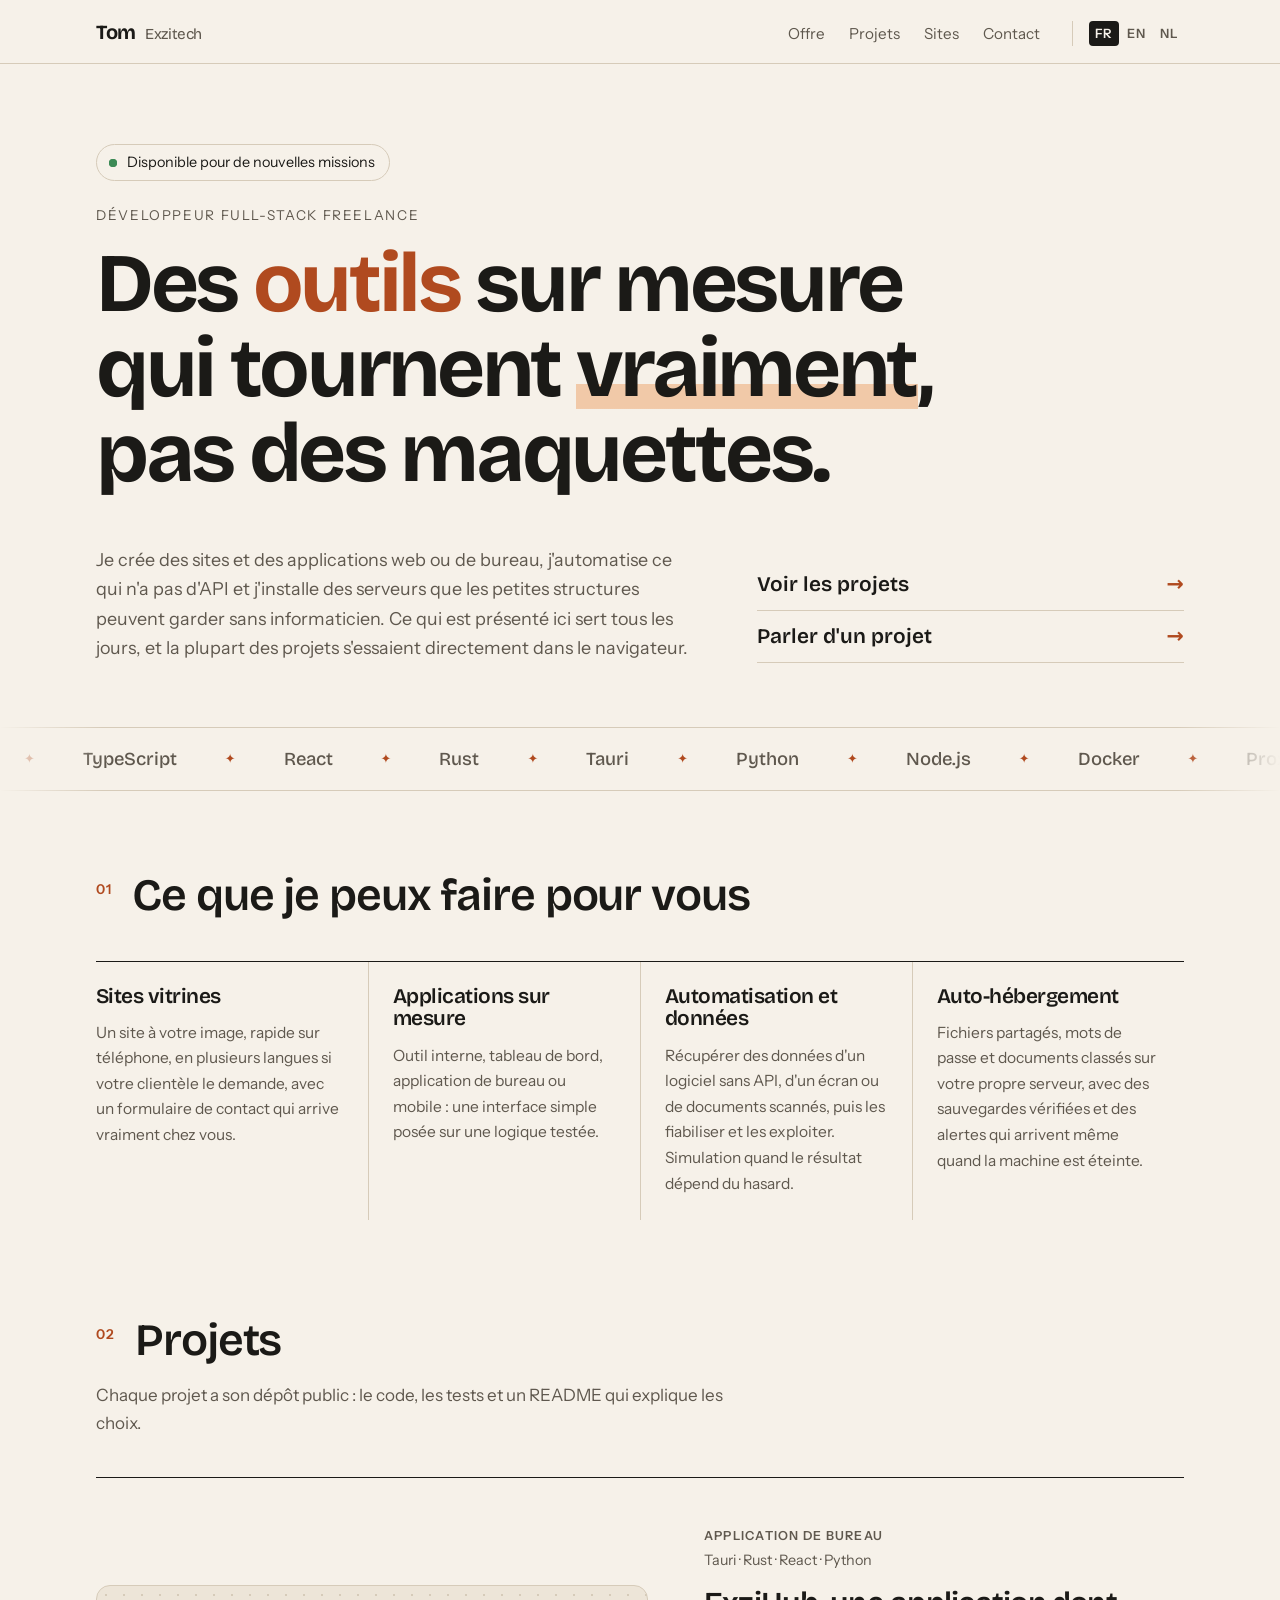
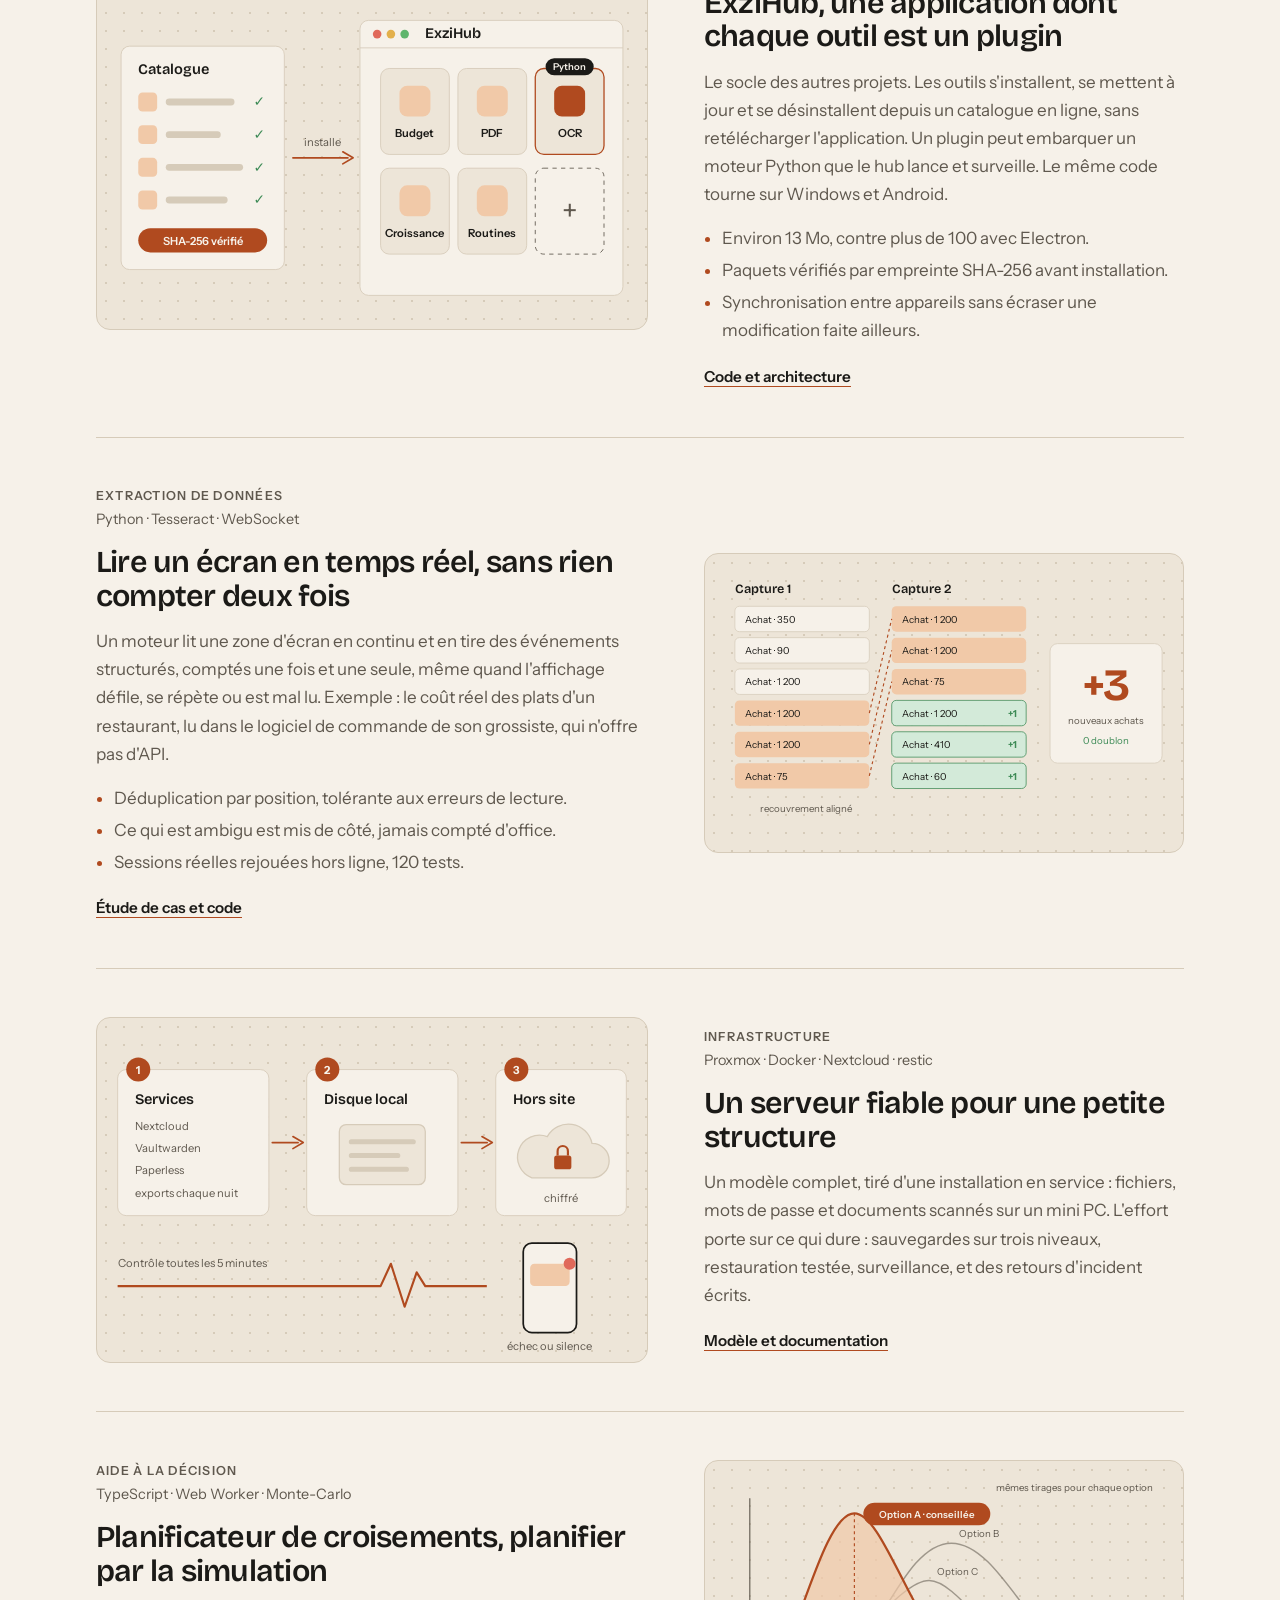
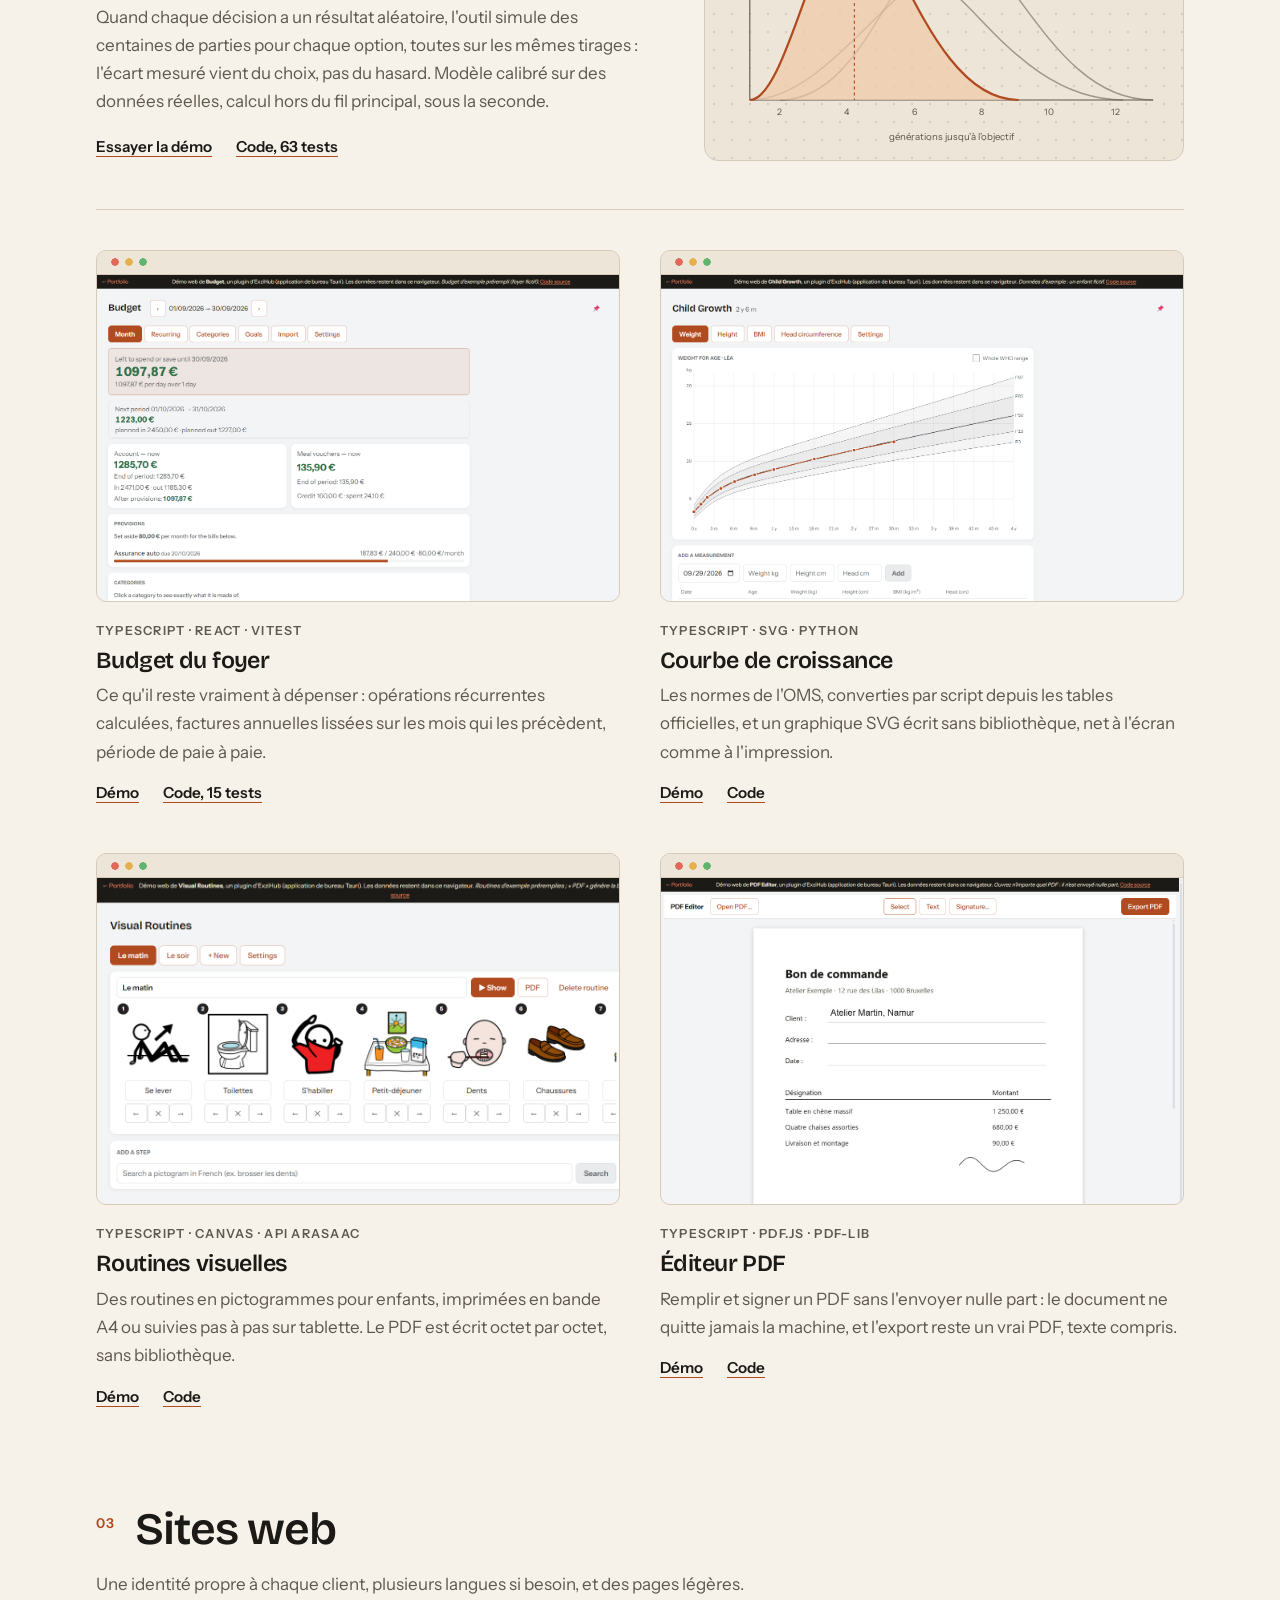
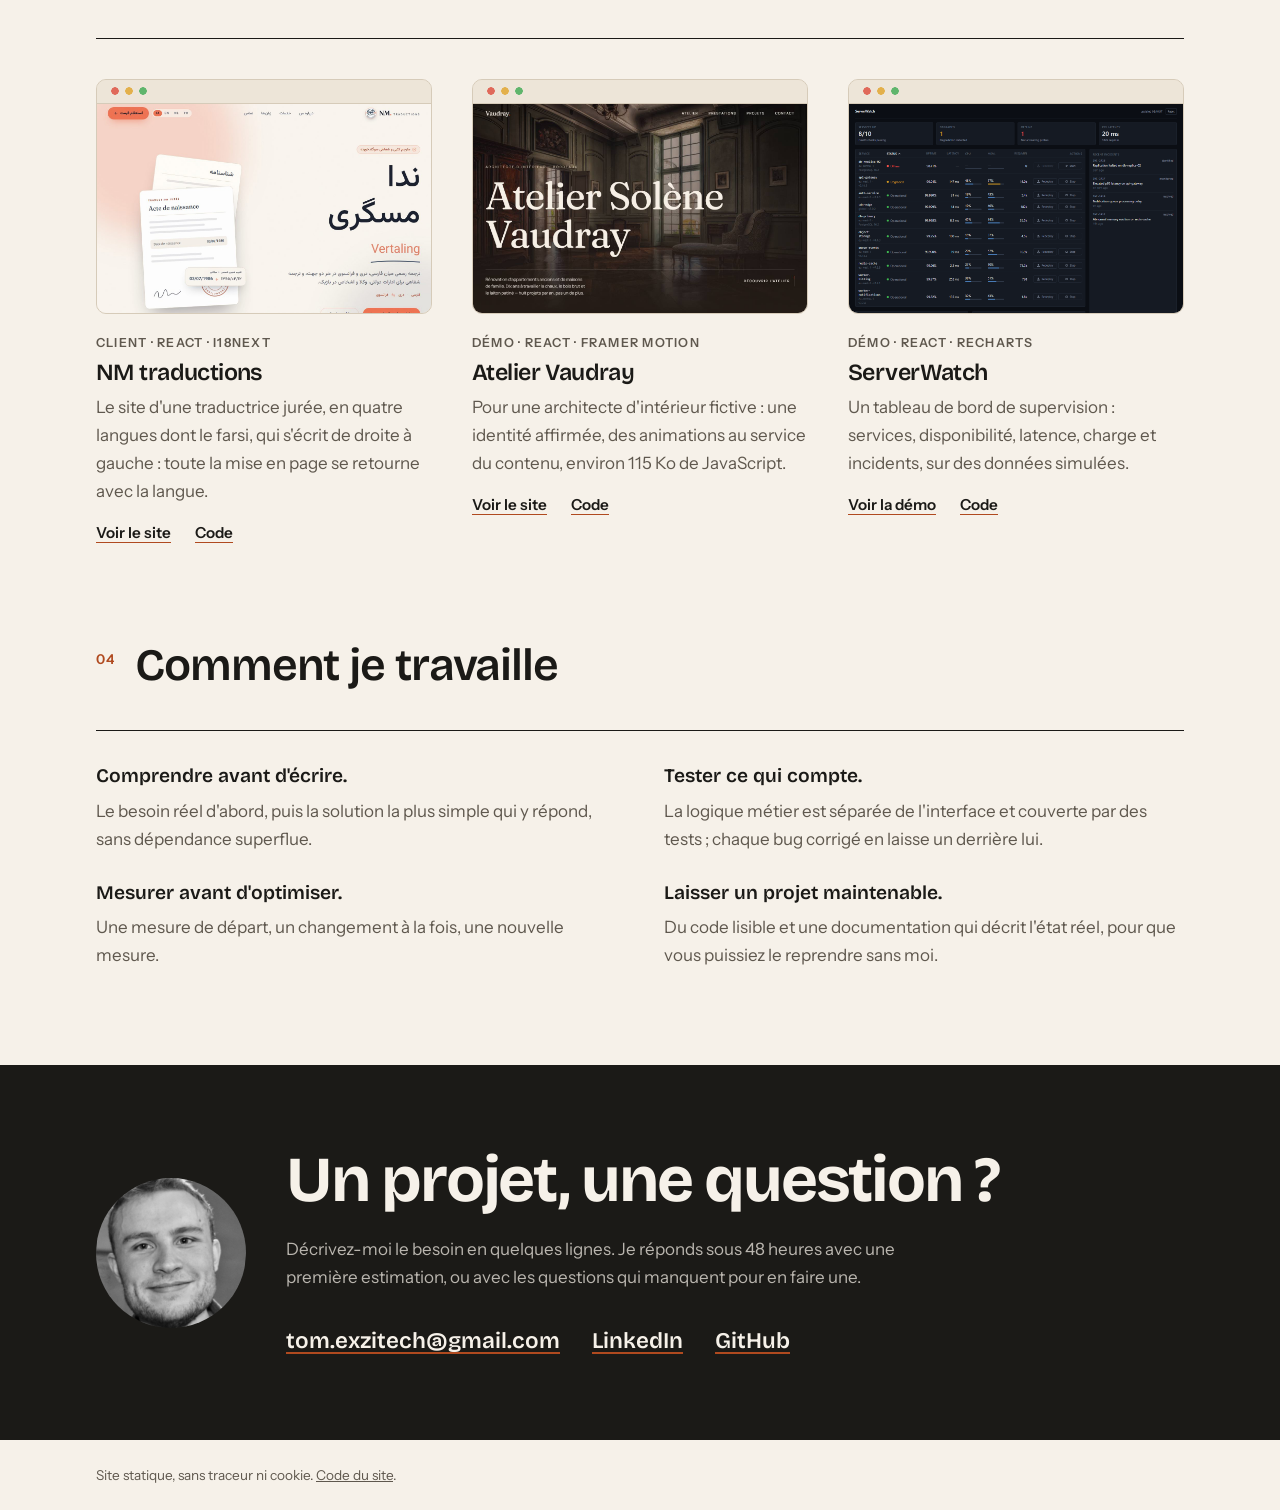
<file: index.html>
<!doctype html>
<html lang="fr">
<head>
<meta charset="utf-8">
<meta name="viewport" content="width=device-width, initial-scale=1">
<title>Tom · Développeur full-stack freelance</title>
<meta name="description" content="Développeur full-stack freelance : sites vitrines, applications web et de bureau, automatisation, auto-hébergement pour petites structures. Projets à essayer en ligne.">
<link rel="canonical" href="https://exzitech.github.io/">
<link rel="alternate" hreflang="fr" href="https://exzitech.github.io/">
<link rel="alternate" hreflang="en" href="https://exzitech.github.io/en/">
<link rel="alternate" hreflang="nl" href="https://exzitech.github.io/nl/">
<link rel="alternate" hreflang="x-default" href="https://exzitech.github.io/">
<meta property="og:type" content="website">
<meta property="og:url" content="https://exzitech.github.io/">
<meta property="og:title" content="Tom · Développeur full-stack freelance">
<meta property="og:description" content="Développeur full-stack freelance : sites vitrines, applications web et de bureau, automatisation, auto-hébergement pour petites structures. Projets à essayer en ligne.">
<meta property="og:image" content="https://exzitech.github.io/img/partage.png">
<meta property="og:image:width" content="1200">
<meta property="og:image:height" content="630">
<meta property="og:image:alt" content="Tom · Développeur full-stack freelance">
<meta property="og:locale" content="fr_BE">
<meta property="og:locale:alternate" content="en_US">
<meta property="og:locale:alternate" content="nl_BE">
<meta name="twitter:card" content="summary_large_image">
<meta name="twitter:title" content="Tom · Développeur full-stack freelance">
<meta name="twitter:description" content="Développeur full-stack freelance : sites vitrines, applications web et de bureau, automatisation, auto-hébergement pour petites structures. Projets à essayer en ligne.">
<meta name="twitter:image" content="https://exzitech.github.io/img/partage.png">
<script type="application/ld+json">{"@context":"https://schema.org","@type":"ProfessionalService","name":"Exzitech","url":"https://exzitech.github.io/","image":"https://exzitech.github.io/img/partage.png","description":"Développeur full-stack freelance : sites vitrines, applications web et de bureau, automatisation, auto-hébergement pour petites structures. Projets à essayer en ligne.","email":"tom.exzitech@gmail.com","areaServed":"BE","availableLanguage":["fr","en","nl"],"founder":{"@type":"Person","name":"Tom Rogiers","jobTitle":"Développeur full-stack freelance","sameAs":["https://github.com/Exzitech","https://www.linkedin.com/in/tom-rogiers-290655221/"]},"sameAs":["https://github.com/Exzitech","https://www.linkedin.com/in/tom-rogiers-290655221/"]}</script>
<link rel="icon" href="favicon.svg" type="image/svg+xml">
<link rel="icon" href="favicon.png" sizes="32x32">
<link rel="apple-touch-icon" href="apple-touch-icon.png">
<link rel="preload" href="fonts/bricolage.woff2" as="font" type="font/woff2" crossorigin>
<link rel="stylesheet" href="style.css">
<script src="script.js" defer></script>
</head>
<body>

<header class="entete">
  <div class="cadre entete-ligne">
    <a class="marque" href="index.html">Tom <em>Exzitech</em></a>
    <nav>
      <a class="nav-section" href="#offre">Offre</a>
      <a class="nav-section" href="#projets">Projets</a>
      <a class="nav-section" href="#sites">Sites</a>
      <a class="nav-section" href="#contact">Contact</a>
      <span class="langues"><a href="index.html" aria-current="page">FR</a><a href="en/index.html" hreflang="en" lang="en">EN</a><a href="nl/index.html" hreflang="nl" lang="nl">NL</a></span>
    </nav>
  </div>
</header>

<main>

<section class="accroche cadre">
  <p class="dispo"><span class="point" aria-hidden="true"></span>Disponible pour de nouvelles missions</p>
  <p class="surtitre">Développeur full-stack freelance</p>
  <h1 aria-label="Des outils sur mesure qui tournent vraiment, pas des maquettes.">
    <span aria-hidden="true">Des <span class="mot" data-mots="outils,sites,applications,serveurs">outils</span> sur mesure<br>
    qui tournent <span class="souligne">vraiment</span>,<br>
    pas des maquettes.</span>
  </h1>
  <div class="accroche-bas">
    <p class="chapo">Je crée des sites et des applications web ou de bureau, j'automatise ce qui n'a pas d'API et j'installe des serveurs que les petites structures peuvent garder sans informaticien. Ce qui est présenté ici sert tous les jours, et la plupart des projets s'essaient directement dans le navigateur.</p>
    <p class="accroche-liens">
      <a class="lien-fort" href="#projets">Voir les projets</a>
      <a class="lien-fort" href="#contact">Parler d'un projet</a>
    </p>
  </div>
</section>

<div class="defile" aria-label="Technologies utilisées">
  <ul><li>TypeScript</li><li>React</li><li>Rust</li><li>Tauri</li><li>Python</li><li>Node.js</li><li>Docker</li><li>Proxmox</li><li>Nextcloud</li><li>Tailwind</li><li>Vite</li><li>Tesseract</li><li>PostgreSQL</li><li>Linux</li></ul>
  <ul aria-hidden="true"><li>TypeScript</li><li>React</li><li>Rust</li><li>Tauri</li><li>Python</li><li>Node.js</li><li>Docker</li><li>Proxmox</li><li>Nextcloud</li><li>Tailwind</li><li>Vite</li><li>Tesseract</li><li>PostgreSQL</li><li>Linux</li></ul>
</div>

<section id="offre" class="cadre section">
  <h2 class="titre-section"><span>01</span> Ce que je peux faire pour vous</h2>
  <div class="offres">
    <div><h3>Sites vitrines</h3><p>Un site à votre image, rapide sur téléphone, en plusieurs langues si votre clientèle le demande, avec un formulaire de contact qui arrive vraiment chez vous.</p></div>
    <div><h3>Applications sur mesure</h3><p>Outil interne, tableau de bord, application de bureau ou mobile&nbsp;: une interface simple posée sur une logique testée.</p></div>
    <div><h3>Automatisation et données</h3><p>Récupérer des données d'un logiciel sans API, d'un écran ou de documents scannés, puis les fiabiliser et les exploiter. Simulation quand le résultat dépend du hasard.</p></div>
    <div><h3>Auto-hébergement</h3><p>Fichiers partagés, mots de passe et documents classés sur votre propre serveur, avec des sauvegardes vérifiées et des alertes qui arrivent même quand la machine est éteinte.</p></div>
  </div>
</section>

<section id="projets" class="cadre section">
  <h2 class="titre-section"><span>02</span> Projets</h2>
  <p class="intro">Chaque projet a son dépôt public&nbsp;: le code, les tests et un README qui explique les choix.</p>

  <article class="projet">
    <a class="lien-image" href="https://github.com/Exzitech/exzihub-app" target="_blank" rel="noopener" tabindex="-1" aria-hidden="true"><div class="planche" aria-hidden="true">
      <svg class="ill" viewBox="0 0 640 400">
        <rect class="i-carte" x="28" y="70" width="190" height="260" rx="10"/>
        <text class="i-titre" x="48" y="102">Catalogue</text>
        <g class="i-lignes">
          <rect class="i-tuile-mini" x="48" y="124" width="22" height="22" rx="5"/><rect class="i-trait" x="80" y="131" width="80" height="8" rx="4"/><text class="i-ok" x="182" y="140">✓</text>
          <rect class="i-tuile-mini" x="48" y="162" width="22" height="22" rx="5"/><rect class="i-trait" x="80" y="169" width="64" height="8" rx="4"/><text class="i-ok" x="182" y="178">✓</text>
          <rect class="i-tuile-mini" x="48" y="200" width="22" height="22" rx="5"/><rect class="i-trait" x="80" y="207" width="90" height="8" rx="4"/><text class="i-ok" x="182" y="216">✓</text>
          <rect class="i-tuile-mini" x="48" y="238" width="22" height="22" rx="5"/><rect class="i-trait" x="80" y="245" width="72" height="8" rx="4"/><text class="i-ok" x="182" y="254">✓</text>
        </g>
        <rect class="i-badge" x="48" y="282" width="150" height="28" rx="14"/>
        <text class="i-badge-texte" x="123" y="301" text-anchor="middle">SHA-256 vérifié</text>
        <path class="i-fleche" d="M228 200 H 292"/>
        <path class="i-pointe" d="M286 193 L 298 200 L 286 207"/>
        <text class="i-petit" x="262" y="186" text-anchor="middle">installe</text>
        <rect class="i-carte" x="306" y="40" width="306" height="320" rx="10"/>
        <path class="i-barre" d="M306 72 H 612"/>
        <circle class="i-feu1" cx="326" cy="56" r="5"/><circle class="i-feu2" cx="342" cy="56" r="5"/><circle class="i-feu3" cx="358" cy="56" r="5"/>
        <text class="i-titre" x="382" y="61">ExziHub</text>
        <g>
          <rect class="i-tuile" x="330" y="96" width="80" height="100" rx="10"/><text class="i-tuile-texte" x="370" y="176" text-anchor="middle">Budget</text><rect class="i-pastille" x="352" y="116" width="36" height="36" rx="9"/>
          <rect class="i-tuile" x="420" y="96" width="80" height="100" rx="10"/><text class="i-tuile-texte" x="460" y="176" text-anchor="middle">PDF</text><rect class="i-pastille" x="442" y="116" width="36" height="36" rx="9"/>
          <rect class="i-tuile i-tuile-fort" x="510" y="96" width="80" height="100" rx="10"/><text class="i-tuile-texte" x="550" y="176" text-anchor="middle">OCR</text><rect class="i-pastille-fort" x="532" y="116" width="36" height="36" rx="9"/>
          <rect class="i-etiquette" x="522" y="84" width="56" height="20" rx="10"/><text class="i-etiquette-texte" x="550" y="98" text-anchor="middle">Python</text>
          <rect class="i-tuile" x="330" y="212" width="80" height="100" rx="10"/><text class="i-tuile-texte" x="370" y="292" text-anchor="middle">Croissance</text><rect class="i-pastille" x="352" y="232" width="36" height="36" rx="9"/>
          <rect class="i-tuile" x="420" y="212" width="80" height="100" rx="10"/><text class="i-tuile-texte" x="460" y="292" text-anchor="middle">Routines</text><rect class="i-pastille" x="442" y="232" width="36" height="36" rx="9"/>
          <rect class="i-tuile-vide" x="510" y="212" width="80" height="100" rx="10"/><text class="i-plus" x="550" y="274" text-anchor="middle">+</text>
        </g>
      </svg>
    </div></a>
    <div class="projet-corps">
      <p class="etiquette">Application de bureau</p>
      <p class="pile">Tauri · Rust · React · Python</p>
      <h3>ExziHub, une application dont chaque outil est un plugin</h3>
      <p>Le socle des autres projets. Les outils s'installent, se mettent à jour et se désinstallent depuis un catalogue en ligne, sans retélécharger l'application. Un plugin peut embarquer un moteur Python que le hub lance et surveille. Le même code tourne sur Windows et Android.</p>
      <ul><li>Environ 13&nbsp;Mo, contre plus de 100 avec Electron.</li><li>Paquets vérifiés par empreinte SHA-256 avant installation.</li><li>Synchronisation entre appareils sans écraser une modification faite ailleurs.</li></ul>
      <p class="liens"><a href="https://github.com/Exzitech/exzihub-app" target="_blank" rel="noopener">Code et architecture</a></p>
    </div>
  </article>

  <article class="projet">
    <a class="lien-image" href="https://github.com/Exzitech/ocr-temps-reel" target="_blank" rel="noopener" tabindex="-1" aria-hidden="true"><div class="planche" aria-hidden="true">
      <svg class="ill" viewBox="0 0 640 400">
        <text class="i-titre" x="40" y="52">Capture 1</text>
        <text class="i-titre" x="250" y="52">Capture 2</text>
        <g>
          <rect class="i-ligne" x="40" y="70" width="180" height="34" rx="6"/><text class="i-ligne-texte" x="54" y="92">Achat · 350</text>
          <rect class="i-ligne" x="40" y="112" width="180" height="34" rx="6"/><text class="i-ligne-texte" x="54" y="134">Achat · 90</text>
          <rect class="i-ligne" x="40" y="154" width="180" height="34" rx="6"/><text class="i-ligne-texte" x="54" y="176">Achat · 1 200</text>
          <rect class="i-ligne i-commun" x="40" y="196" width="180" height="34" rx="6"/><text class="i-ligne-texte" x="54" y="218">Achat · 1 200</text>
          <rect class="i-ligne i-commun" x="40" y="238" width="180" height="34" rx="6"/><text class="i-ligne-texte" x="54" y="260">Achat · 1 200</text>
          <rect class="i-ligne i-commun" x="40" y="280" width="180" height="34" rx="6"/><text class="i-ligne-texte" x="54" y="302">Achat · 75</text>
        </g>
        <g>
          <rect class="i-ligne i-commun" x="250" y="70" width="180" height="34" rx="6"/><text class="i-ligne-texte" x="264" y="92">Achat · 1 200</text>
          <rect class="i-ligne i-commun" x="250" y="112" width="180" height="34" rx="6"/><text class="i-ligne-texte" x="264" y="134">Achat · 1 200</text>
          <rect class="i-ligne i-commun" x="250" y="154" width="180" height="34" rx="6"/><text class="i-ligne-texte" x="264" y="176">Achat · 75</text>
          <rect class="i-ligne i-neuf" x="250" y="196" width="180" height="34" rx="6"/><text class="i-ligne-texte" x="264" y="218">Achat · 1 200</text><text class="i-plus1" x="418" y="218" text-anchor="end">+1</text>
          <rect class="i-ligne i-neuf" x="250" y="238" width="180" height="34" rx="6"/><text class="i-ligne-texte" x="264" y="260">Achat · 410</text><text class="i-plus1" x="418" y="260" text-anchor="end">+1</text>
          <rect class="i-ligne i-neuf" x="250" y="280" width="180" height="34" rx="6"/><text class="i-ligne-texte" x="264" y="302">Achat · 60</text><text class="i-plus1" x="418" y="302" text-anchor="end">+1</text>
        </g>
        <path class="i-lien" d="M220 213 L 250 87 M220 255 L 250 129 M220 297 L 250 171"/>
        <text class="i-petit" x="135" y="346" text-anchor="middle">recouvrement aligné</text>
        <rect class="i-carte" x="462" y="120" width="150" height="160" rx="10"/>
        <text class="i-gros" x="537" y="196" text-anchor="middle">+3</text>
        <text class="i-petit" x="537" y="228" text-anchor="middle">nouveaux achats</text>
        <text class="i-petit i-vert" x="537" y="254" text-anchor="middle">0 doublon</text>
      </svg>
    </div></a>
    <div class="projet-corps">
      <p class="etiquette">Extraction de données</p>
      <p class="pile">Python · Tesseract · WebSocket</p>
      <h3>Lire un écran en temps réel, sans rien compter deux fois</h3>
      <p>Un moteur lit une zone d'écran en continu et en tire des événements structurés, comptés une fois et une seule, même quand l'affichage défile, se répète ou est mal lu. Exemple&nbsp;: le coût réel des plats d'un restaurant, lu dans le logiciel de commande de son grossiste, qui n'offre pas d'API.</p>
      <ul><li>Déduplication par position, tolérante aux erreurs de lecture.</li><li>Ce qui est ambigu est mis de côté, jamais compté d'office.</li><li>Sessions réelles rejouées hors ligne, 120&nbsp;tests.</li></ul>
      <p class="liens"><a href="https://github.com/Exzitech/ocr-temps-reel" target="_blank" rel="noopener">Étude de cas et code</a></p>
    </div>
  </article>

  <article class="projet">
    <a class="lien-image" href="https://github.com/Exzitech/homelab-tpe" target="_blank" rel="noopener" tabindex="-1" aria-hidden="true"><div class="planche" aria-hidden="true">
      <svg class="ill" viewBox="0 0 640 400">
        <rect class="i-carte" x="24" y="60" width="176" height="170" rx="10"/>
        <circle class="i-num" cx="48" cy="60" r="14"/><text class="i-num-texte" x="48" y="65" text-anchor="middle">1</text>
        <text class="i-titre" x="44" y="100">Services</text>
        <text class="i-petit-g" x="44" y="130">Nextcloud</text>
        <text class="i-petit-g" x="44" y="156">Vaultwarden</text>
        <text class="i-petit-g" x="44" y="182">Paperless</text>
        <text class="i-petit-g" x="44" y="208">exports chaque nuit</text>
        <path class="i-fleche" d="M204 145 H 234"/><path class="i-pointe" d="M228 138 L 240 145 L 228 152"/>
        <rect class="i-carte" x="244" y="60" width="176" height="170" rx="10"/>
        <circle class="i-num" cx="268" cy="60" r="14"/><text class="i-num-texte" x="268" y="65" text-anchor="middle">2</text>
        <text class="i-titre" x="264" y="100">Disque local</text>
        <rect class="i-disque" x="282" y="124" width="100" height="70" rx="8"/>
        <path class="i-trait-disque" d="M296 144 H 368 M296 160 H 350 M296 176 H 360"/>
        <path class="i-fleche" d="M424 145 H 454"/><path class="i-pointe" d="M448 138 L 460 145 L 448 152"/>
        <rect class="i-carte" x="464" y="60" width="152" height="170" rx="10"/>
        <circle class="i-num" cx="488" cy="60" r="14"/><text class="i-num-texte" x="488" y="65" text-anchor="middle">3</text>
        <text class="i-titre" x="484" y="100">Hors site</text>
        <path class="i-nuage" d="M506 186 h 70 a 20 20 0 0 0 0 -40 a 28 28 0 0 0 -52 -8 a 20 20 0 0 0 -18 48 z"/>
        <rect class="i-cadenas" x="532" y="160" width="20" height="16" rx="3"/><path class="i-anse" d="M536 160 v -5 a 6 6 0 0 1 12 0 v 5"/>
        <text class="i-petit" x="540" y="214" text-anchor="middle">chiffré</text>
        <path class="i-pouls" d="M24 312 H 330 l 12 -26 l 16 50 l 14 -40 l 10 16 H 470"/>
        <text class="i-petit-g" x="24" y="290">Contrôle toutes les 5 minutes</text>
        <rect class="i-telephone" x="496" y="262" width="62" height="104" rx="10"/>
        <rect class="i-notif" x="504" y="286" width="46" height="26" rx="5"/>
        <circle class="i-alerte" cx="550" cy="286" r="7"/>
        <text class="i-petit" x="527" y="386" text-anchor="middle">échec ou silence</text>
      </svg>
    </div></a>
    <div class="projet-corps">
      <p class="etiquette">Infrastructure</p>
      <p class="pile">Proxmox · Docker · Nextcloud · restic</p>
      <h3>Un serveur fiable pour une petite structure</h3>
      <p>Un modèle complet, tiré d'une installation en service&nbsp;: fichiers, mots de passe et documents scannés sur un mini PC. L'effort porte sur ce qui dure&nbsp;: sauvegardes sur trois niveaux, restauration testée, surveillance, et des retours d'incident écrits.</p>
      <p class="liens"><a href="https://github.com/Exzitech/homelab-tpe" target="_blank" rel="noopener">Modèle et documentation</a></p>
    </div>
  </article>

  <article class="projet">
    <a class="lien-image" href="planificateur-croisements/" target="_blank" rel="noopener" tabindex="-1" aria-hidden="true"><div class="planche" aria-hidden="true">
      <svg class="ill" viewBox="0 0 640 400">
        <path class="i-axe" d="M60 320 H 600 M60 320 V 50"/>
        <text class="i-petit" x="330" y="374" text-anchor="middle">générations jusqu'à l'objectif</text>
        <g class="i-graduations">
          <text x="100" y="340">2</text><text x="190" y="340">4</text><text x="280" y="340">6</text><text x="370" y="340">8</text><text x="460" y="340">10</text><text x="550" y="340">12</text>
        </g>
        <path class="i-courbe" d="M100 320 C 220 320 250 110 330 110 S 460 320 600 320"/>
        <path class="i-courbe" d="M60 320 C 160 320 250 160 300 160 S 420 320 560 320"/>
        <path class="i-courbe-fort-fond" d="M60 320 C 110 320 150 70 200 70 S 300 320 420 320 Z"/>
        <path class="i-courbe-fort" d="M60 320 C 110 320 150 70 200 70 S 300 320 420 320"/>
        <path class="i-repere" d="M200 70 V 320"/>
        <rect class="i-badge" x="212" y="56" width="170" height="30" rx="15"/>
        <text class="i-badge-texte" x="297" y="76" text-anchor="middle">Option A · conseillée</text>
        <text class="i-petit" x="340" y="102">Option B</text>
        <text class="i-petit" x="310" y="152">Option C</text>
        <text class="i-petit-g" x="600" y="40" text-anchor="end">mêmes tirages pour chaque option</text>
      </svg>
    </div></a>
    <div class="projet-corps">
      <p class="etiquette">Aide à la décision</p>
      <p class="pile">TypeScript · Web Worker · Monte-Carlo</p>
      <h3>Planificateur de croisements, planifier par la simulation</h3>
      <p>Quand chaque décision a un résultat aléatoire, l'outil simule des centaines de parties pour chaque option, toutes sur les mêmes tirages&nbsp;: l'écart mesuré vient du choix, pas du hasard. Modèle calibré sur des données réelles, calcul hors du fil principal, sous la seconde.</p>
      <p class="liens">
        <a href="planificateur-croisements/" target="_blank" rel="noopener">Essayer la démo</a>
        <a href="https://github.com/Exzitech/planificateur-croisements" target="_blank" rel="noopener">Code, 63 tests</a>
      </p>
    </div>
  </article>

  <div class="galerie">

    <article class="projet-image">
      <a class="lien-image" href="budget-foyer/" target="_blank" rel="noopener" tabindex="-1" aria-hidden="true"><div class="fenetre"><span class="barre" aria-hidden="true"></span><img src="img/budget-foyer.png" alt="Budget du foyer : soldes, provisions et catégories du mois" width="1300" height="850" loading="lazy"></div></a>
      <p class="etiquette">TypeScript · React · Vitest</p>
      <h3>Budget du foyer</h3>
      <p>Ce qu'il reste vraiment à dépenser&nbsp;: opérations récurrentes calculées, factures annuelles lissées sur les mois qui les précèdent, période de paie à paie.</p>
      <p class="liens"><a href="budget-foyer/" target="_blank" rel="noopener">Démo</a> <a href="https://github.com/Exzitech/budget-foyer" target="_blank" rel="noopener">Code, 15 tests</a></p>
    </article>

    <article class="projet-image">
      <a class="lien-image" href="courbe-croissance/" target="_blank" rel="noopener" tabindex="-1" aria-hidden="true"><div class="fenetre"><span class="barre" aria-hidden="true"></span><img src="img/courbe-croissance.png" alt="Courbe de croissance : mesures d'un enfant sur les percentiles OMS" width="1300" height="850" loading="lazy"></div></a>
      <p class="etiquette">TypeScript · SVG · Python</p>
      <h3>Courbe de croissance</h3>
      <p>Les normes de l'OMS, converties par script depuis les tables officielles, et un graphique SVG écrit sans bibliothèque, net à l'écran comme à l'impression.</p>
      <p class="liens"><a href="courbe-croissance/" target="_blank" rel="noopener">Démo</a> <a href="https://github.com/Exzitech/courbe-croissance" target="_blank" rel="noopener">Code</a></p>
    </article>

    <article class="projet-image">
      <a class="lien-image" href="routines-visuelles/" target="_blank" rel="noopener" tabindex="-1" aria-hidden="true"><div class="fenetre"><span class="barre" aria-hidden="true"></span><img src="img/routines-visuelles.png" alt="Routines visuelles : étapes de la journée en pictogrammes" width="1300" height="700" loading="lazy"></div></a>
      <p class="etiquette">TypeScript · Canvas · API ARASAAC</p>
      <h3>Routines visuelles</h3>
      <p>Des routines en pictogrammes pour enfants, imprimées en bande A4 ou suivies pas à pas sur tablette. Le PDF est écrit octet par octet, sans bibliothèque.</p>
      <p class="liens"><a href="routines-visuelles/" target="_blank" rel="noopener">Démo</a> <a href="https://github.com/Exzitech/routines-visuelles" target="_blank" rel="noopener">Code</a></p>
    </article>

    <article class="projet-image">
      <a class="lien-image" href="editeur-pdf/" target="_blank" rel="noopener" tabindex="-1" aria-hidden="true"><div class="fenetre"><span class="barre" aria-hidden="true"></span><img src="img/editeur-pdf.png" alt="Éditeur PDF : un document annoté et signé" width="1300" height="850" loading="lazy"></div></a>
      <p class="etiquette">TypeScript · pdf.js · pdf-lib</p>
      <h3>Éditeur PDF</h3>
      <p>Remplir et signer un PDF sans l'envoyer nulle part&nbsp;: le document ne quitte jamais la machine, et l'export reste un vrai PDF, texte compris.</p>
      <p class="liens"><a href="editeur-pdf/" target="_blank" rel="noopener">Démo</a> <a href="https://github.com/Exzitech/editeur-pdf" target="_blank" rel="noopener">Code</a></p>
    </article>

  </div>
</section>

<section id="sites" class="cadre section">
  <h2 class="titre-section"><span>03</span> Sites web</h2>
  <p class="intro">Une identité propre à chaque client, plusieurs langues si besoin, et des pages légères.</p>

  <div class="galerie galerie-3">

    <article class="projet-image">
      <a class="lien-image" href="https://nm-traduction.vercel.app/" target="_blank" rel="noopener" tabindex="-1" aria-hidden="true"><div class="fenetre"><span class="barre" aria-hidden="true"></span><img src="img/nm-traductions.jpg" alt="NM traductions : page d'accueil en farsi, lue de droite à gauche" width="1300" height="812" loading="lazy"></div></a>
      <p class="etiquette">Client · React · i18next</p>
      <h3>NM traductions</h3>
      <p>Le site d'une traductrice jurée, en quatre langues dont le farsi, qui s'écrit de droite à gauche&nbsp;: toute la mise en page se retourne avec la langue.</p>
      <p class="liens"><a href="https://nm-traduction.vercel.app/" target="_blank" rel="noopener">Voir le site</a> <a href="https://github.com/Exzitech/NMTraduction" target="_blank" rel="noopener">Code</a></p>
    </article>

    <article class="projet-image">
      <a class="lien-image" href="https://demo-vaudray-workshop.vercel.app/" target="_blank" rel="noopener" tabindex="-1" aria-hidden="true"><div class="fenetre"><span class="barre" aria-hidden="true"></span><img src="img/vaudray.jpg" alt="Atelier Solène Vaudray : page d'accueil" width="1280" height="800" loading="lazy"></div></a>
      <p class="etiquette">Démo · React · Framer Motion</p>
      <h3>Atelier Vaudray</h3>
      <p>Pour une architecte d'intérieur fictive&nbsp;: une identité affirmée, des animations au service du contenu, environ 115&nbsp;Ko de JavaScript.</p>
      <p class="liens"><a href="https://demo-vaudray-workshop.vercel.app/" target="_blank" rel="noopener">Voir le site</a> <a href="https://github.com/Exzitech/demo-vaudray-workshop" target="_blank" rel="noopener">Code</a></p>
    </article>

    <article class="projet-image">
      <a class="lien-image" href="https://server-dashboard-demo.vercel.app/" target="_blank" rel="noopener" tabindex="-1" aria-hidden="true"><div class="fenetre"><span class="barre" aria-hidden="true"></span><img src="img/server-dashboard-demo.png" alt="ServerWatch : supervision de services et incidents" width="1300" height="812" loading="lazy"></div></a>
      <p class="etiquette">Démo · React · Recharts</p>
      <h3>ServerWatch</h3>
      <p>Un tableau de bord de supervision&nbsp;: services, disponibilité, latence, charge et incidents, sur des données simulées.</p>
      <p class="liens"><a href="https://server-dashboard-demo.vercel.app/" target="_blank" rel="noopener">Voir la démo</a> <a href="https://github.com/Exzitech/server-dashboard-demo" target="_blank" rel="noopener">Code</a></p>
    </article>

  </div>
</section>

<section id="methode" class="cadre section">
  <h2 class="titre-section"><span>04</span> Comment je travaille</h2>
  <div class="methode">
    <p><strong>Comprendre avant d'écrire.</strong> Le besoin réel d'abord, puis la solution la plus simple qui y répond, sans dépendance superflue.</p>
    <p><strong>Tester ce qui compte.</strong> La logique métier est séparée de l'interface et couverte par des tests&nbsp;; chaque bug corrigé en laisse un derrière lui.</p>
    <p><strong>Mesurer avant d'optimiser.</strong> Une mesure de départ, un changement à la fois, une nouvelle mesure.</p>
    <p><strong>Laisser un projet maintenable.</strong> Du code lisible et une documentation qui décrit l'état réel, pour que vous puissiez le reprendre sans moi.</p>
  </div>
</section>

<section id="contact" class="contact">
  <div class="cadre contact-grille">
    <img class="portrait" src="img/portrait.jpg" alt="Tom, développeur freelance" width="400" height="400" loading="lazy">
    <div>
    <h2>Un projet, une question&nbsp;?</h2>
    <p>Décrivez-moi le besoin en quelques lignes. Je réponds sous 48&nbsp;heures avec une première estimation, ou avec les questions qui manquent pour en faire une.</p>
    <p class="contact-liens">
      <a href="mailto:tom.exzitech@gmail.com">tom.exzitech@gmail.com</a>
      <a href="https://www.linkedin.com/in/tom-rogiers-290655221/" target="_blank" rel="noopener">LinkedIn</a>
      <a href="https://github.com/Exzitech" target="_blank" rel="noopener">GitHub</a>
    </p>
    </div>
  </div>
</section>

</main>

<footer class="pied">
  <div class="cadre">Site statique, sans traceur ni cookie. <a href="https://github.com/Exzitech/exzitech.github.io" target="_blank" rel="noopener">Code du site</a>.</div>
</footer>

</body>
</html>
</file>
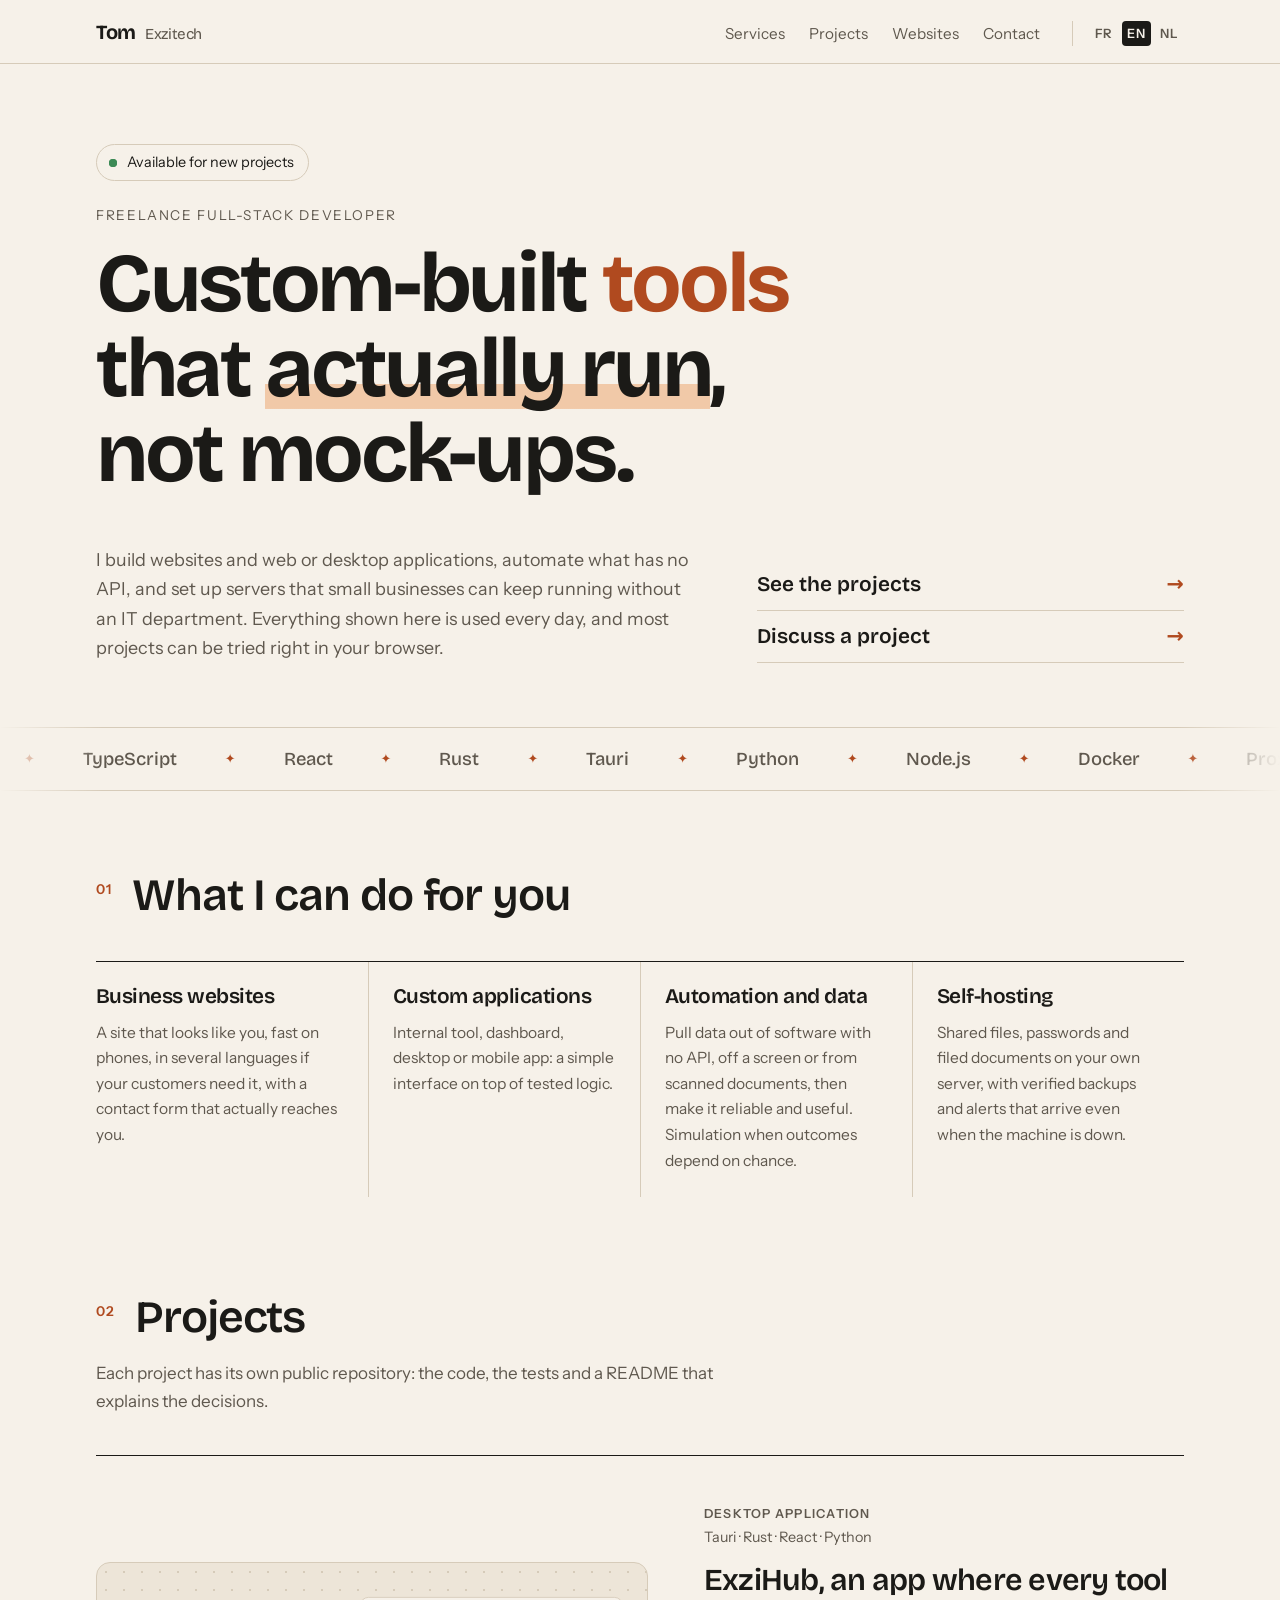
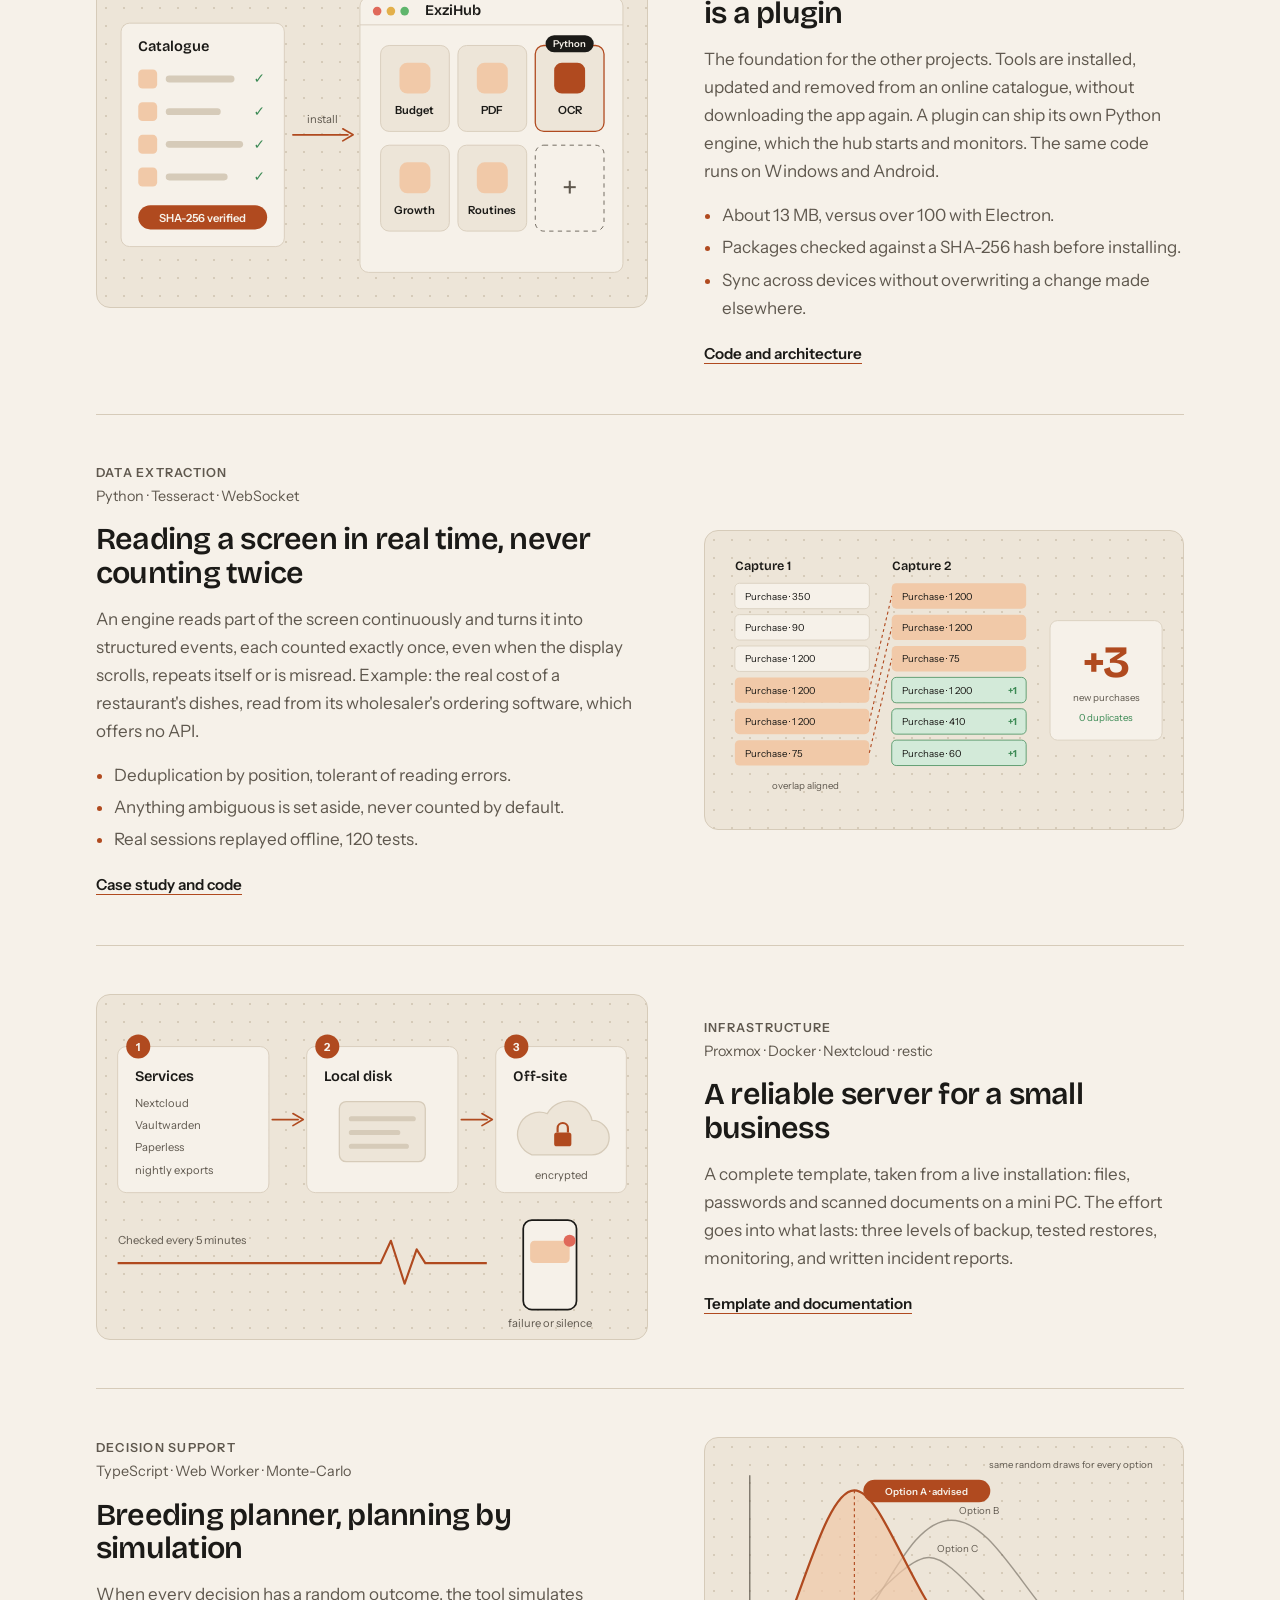
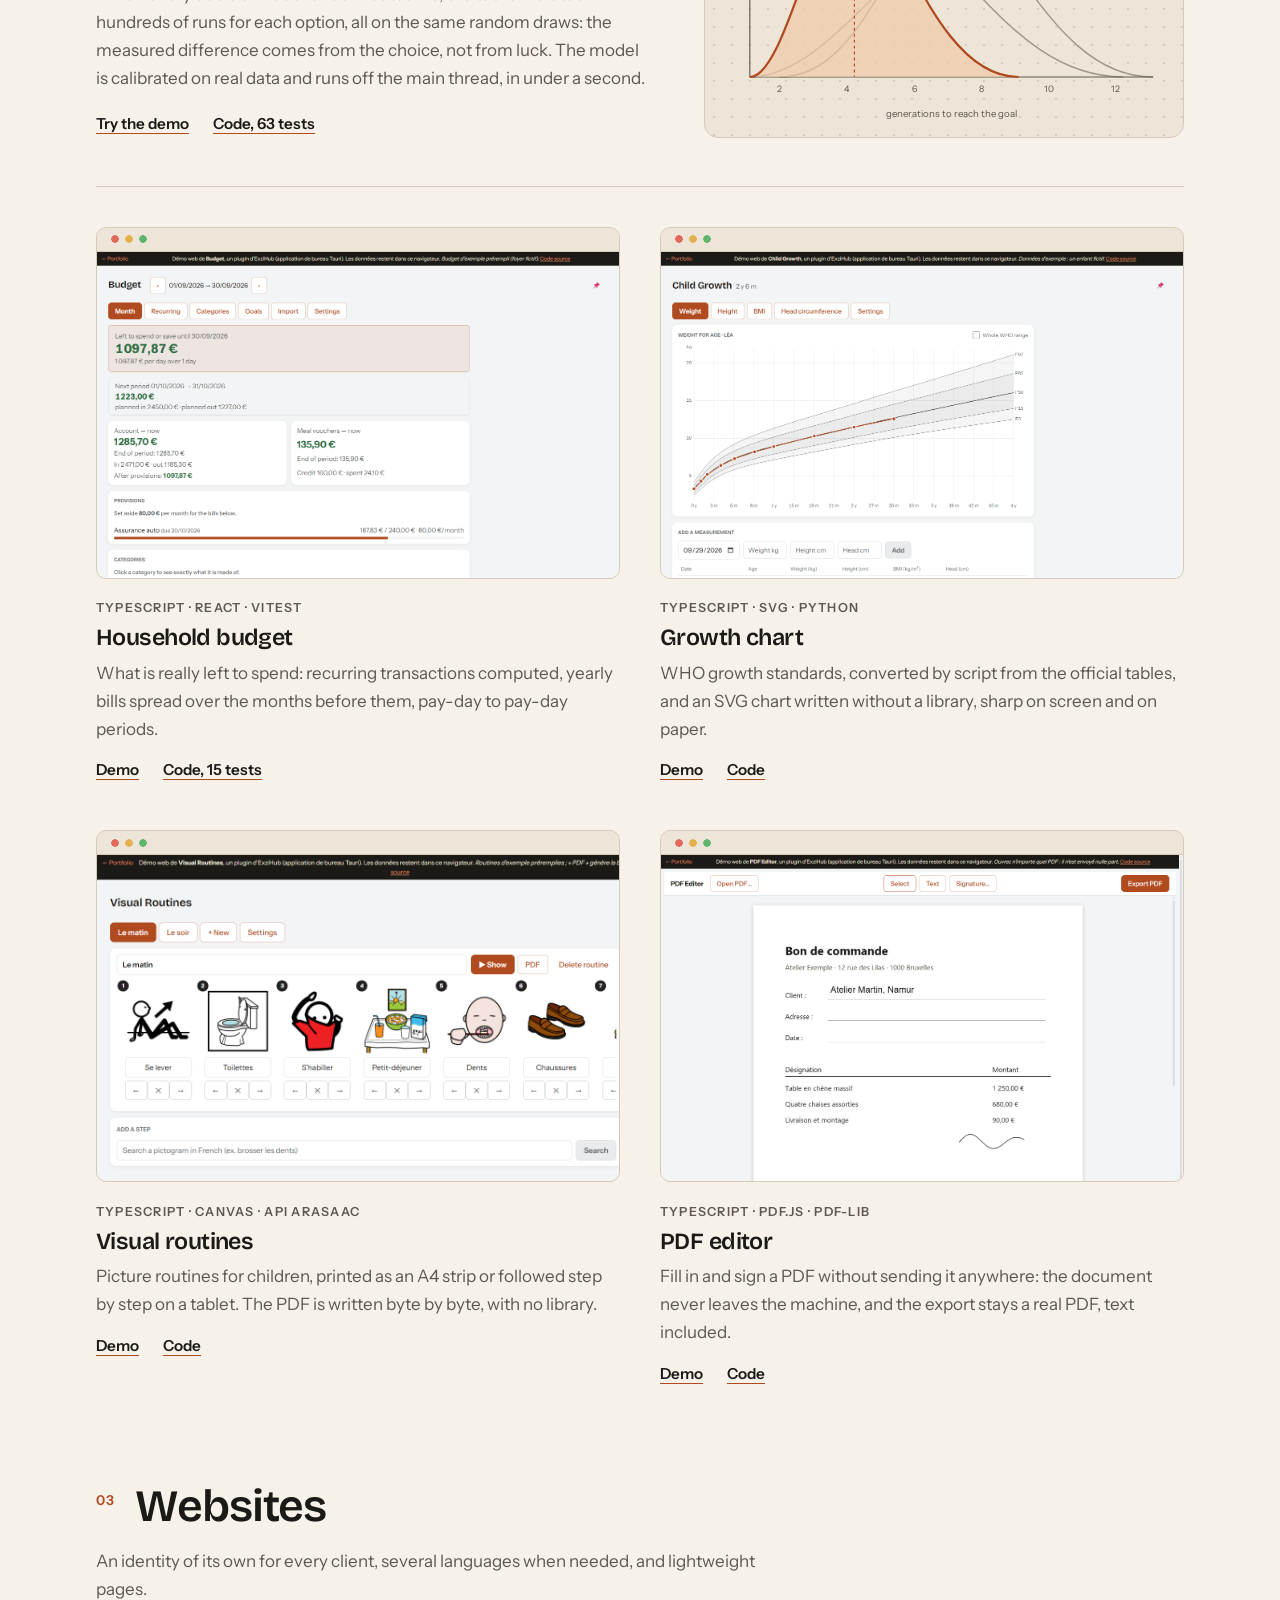
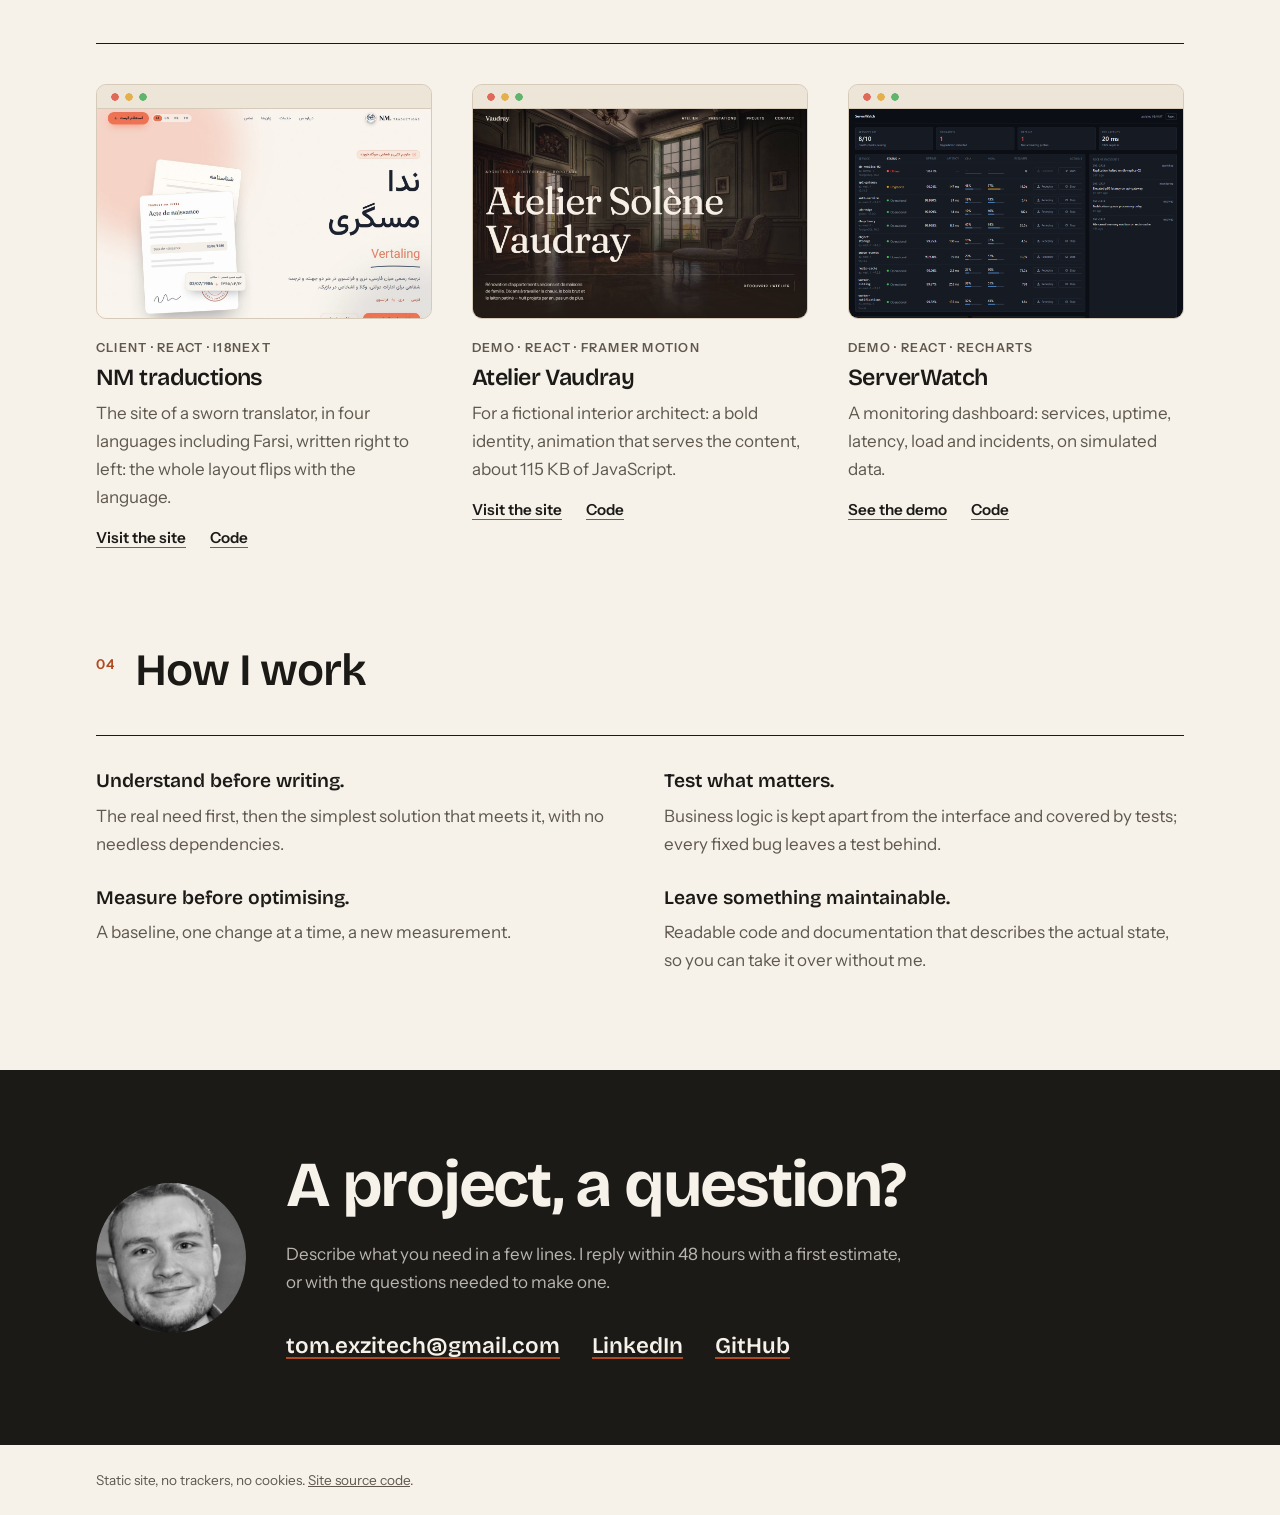
<file: en/index.html>
<!doctype html>
<html lang="en">
<head>
<meta charset="utf-8">
<meta name="viewport" content="width=device-width, initial-scale=1">
<title>Tom · Freelance full-stack developer</title>
<meta name="description" content="Freelance full-stack developer: business websites, web and desktop applications, automation, self-hosting for small businesses. Projects you can try online.">
<link rel="canonical" href="https://exzitech.github.io/en/">
<link rel="alternate" hreflang="fr" href="https://exzitech.github.io/">
<link rel="alternate" hreflang="en" href="https://exzitech.github.io/en/">
<link rel="alternate" hreflang="nl" href="https://exzitech.github.io/nl/">
<link rel="alternate" hreflang="x-default" href="https://exzitech.github.io/">
<meta property="og:type" content="website">
<meta property="og:url" content="https://exzitech.github.io/en/">
<meta property="og:title" content="Tom · Freelance full-stack developer">
<meta property="og:description" content="Freelance full-stack developer: business websites, web and desktop applications, automation, self-hosting for small businesses. Projects you can try online.">
<meta property="og:image" content="https://exzitech.github.io/img/partage.png">
<meta property="og:image:width" content="1200">
<meta property="og:image:height" content="630">
<meta property="og:image:alt" content="Tom · Freelance full-stack developer">
<meta property="og:locale" content="en_US">
<meta property="og:locale:alternate" content="fr_BE">
<meta property="og:locale:alternate" content="nl_BE">
<meta name="twitter:card" content="summary_large_image">
<meta name="twitter:title" content="Tom · Freelance full-stack developer">
<meta name="twitter:description" content="Freelance full-stack developer: business websites, web and desktop applications, automation, self-hosting for small businesses. Projects you can try online.">
<meta name="twitter:image" content="https://exzitech.github.io/img/partage.png">
<script type="application/ld+json">{"@context":"https://schema.org","@type":"ProfessionalService","name":"Exzitech","url":"https://exzitech.github.io/en/","image":"https://exzitech.github.io/img/partage.png","description":"Freelance full-stack developer: business websites, web and desktop applications, automation, self-hosting for small businesses. Projects you can try online.","email":"tom.exzitech@gmail.com","areaServed":"BE","availableLanguage":["fr","en","nl"],"founder":{"@type":"Person","name":"Tom Rogiers","jobTitle":"Freelance full-stack developer","sameAs":["https://github.com/Exzitech","https://www.linkedin.com/in/tom-rogiers-290655221/"]},"sameAs":["https://github.com/Exzitech","https://www.linkedin.com/in/tom-rogiers-290655221/"]}</script>
<link rel="icon" href="../favicon.svg" type="image/svg+xml">
<link rel="icon" href="../favicon.png" sizes="32x32">
<link rel="apple-touch-icon" href="../apple-touch-icon.png">
<link rel="preload" href="../fonts/bricolage.woff2" as="font" type="font/woff2" crossorigin>
<link rel="stylesheet" href="../style.css">
<script src="../script.js" defer></script>
</head>
<body>

<header class="entete">
  <div class="cadre entete-ligne">
    <a class="marque" href="../en/index.html">Tom <em>Exzitech</em></a>
    <nav>
      <a class="nav-section" href="#offre">Services</a>
      <a class="nav-section" href="#projets">Projects</a>
      <a class="nav-section" href="#sites">Websites</a>
      <a class="nav-section" href="#contact">Contact</a>
      <span class="langues"><a href="../index.html" hreflang="fr" lang="fr">FR</a><a href="../en/index.html" aria-current="page">EN</a><a href="../nl/index.html" hreflang="nl" lang="nl">NL</a></span>
    </nav>
  </div>
</header>

<main>

<section class="accroche cadre">
  <p class="dispo"><span class="point" aria-hidden="true"></span>Available for new projects</p>
  <p class="surtitre">Freelance full-stack developer</p>
  <h1 aria-label="Custom-built tools that actually run, not mock-ups.">
    <span aria-hidden="true">Custom-built <span class="mot" data-mots="tools,websites,apps,servers">tools</span> <br>
    that <span class="souligne">actually run</span>,<br>
    not mock-ups.</span>
  </h1>
  <div class="accroche-bas">
    <p class="chapo">I build websites and web or desktop applications, automate what has no API, and set up servers that small businesses can keep running without an IT department. Everything shown here is used every day, and most projects can be tried right in your browser.</p>
    <p class="accroche-liens">
      <a class="lien-fort" href="#projets">See the projects</a>
      <a class="lien-fort" href="#contact">Discuss a project</a>
    </p>
  </div>
</section>

<div class="defile" aria-label="Technologies used">
  <ul><li>TypeScript</li><li>React</li><li>Rust</li><li>Tauri</li><li>Python</li><li>Node.js</li><li>Docker</li><li>Proxmox</li><li>Nextcloud</li><li>Tailwind</li><li>Vite</li><li>Tesseract</li><li>PostgreSQL</li><li>Linux</li></ul>
  <ul aria-hidden="true"><li>TypeScript</li><li>React</li><li>Rust</li><li>Tauri</li><li>Python</li><li>Node.js</li><li>Docker</li><li>Proxmox</li><li>Nextcloud</li><li>Tailwind</li><li>Vite</li><li>Tesseract</li><li>PostgreSQL</li><li>Linux</li></ul>
</div>

<section id="offre" class="cadre section">
  <h2 class="titre-section"><span>01</span> What I can do for you</h2>
  <div class="offres">
    <div><h3>Business websites</h3><p>A site that looks like you, fast on phones, in several languages if your customers need it, with a contact form that actually reaches you.</p></div>
    <div><h3>Custom applications</h3><p>Internal tool, dashboard, desktop or mobile app: a simple interface on top of tested logic.</p></div>
    <div><h3>Automation and data</h3><p>Pull data out of software with no API, off a screen or from scanned documents, then make it reliable and useful. Simulation when outcomes depend on chance.</p></div>
    <div><h3>Self-hosting</h3><p>Shared files, passwords and filed documents on your own server, with verified backups and alerts that arrive even when the machine is down.</p></div>
  </div>
</section>

<section id="projets" class="cadre section">
  <h2 class="titre-section"><span>02</span> Projects</h2>
  <p class="intro">Each project has its own public repository: the code, the tests and a README that explains the decisions.</p>

  <article class="projet">
    <a class="lien-image" href="https://github.com/Exzitech/exzihub-app" target="_blank" rel="noopener" tabindex="-1" aria-hidden="true"><div class="planche" aria-hidden="true">
      <svg class="ill" viewBox="0 0 640 400">
        <rect class="i-carte" x="28" y="70" width="190" height="260" rx="10"/>
        <text class="i-titre" x="48" y="102">Catalogue</text>
        <g class="i-lignes">
          <rect class="i-tuile-mini" x="48" y="124" width="22" height="22" rx="5"/><rect class="i-trait" x="80" y="131" width="80" height="8" rx="4"/><text class="i-ok" x="182" y="140">✓</text>
          <rect class="i-tuile-mini" x="48" y="162" width="22" height="22" rx="5"/><rect class="i-trait" x="80" y="169" width="64" height="8" rx="4"/><text class="i-ok" x="182" y="178">✓</text>
          <rect class="i-tuile-mini" x="48" y="200" width="22" height="22" rx="5"/><rect class="i-trait" x="80" y="207" width="90" height="8" rx="4"/><text class="i-ok" x="182" y="216">✓</text>
          <rect class="i-tuile-mini" x="48" y="238" width="22" height="22" rx="5"/><rect class="i-trait" x="80" y="245" width="72" height="8" rx="4"/><text class="i-ok" x="182" y="254">✓</text>
        </g>
        <rect class="i-badge" x="48" y="282" width="150" height="28" rx="14"/>
        <text class="i-badge-texte" x="123" y="301" text-anchor="middle">SHA-256 verified</text>
        <path class="i-fleche" d="M228 200 H 292"/>
        <path class="i-pointe" d="M286 193 L 298 200 L 286 207"/>
        <text class="i-petit" x="262" y="186" text-anchor="middle">install</text>
        <rect class="i-carte" x="306" y="40" width="306" height="320" rx="10"/>
        <path class="i-barre" d="M306 72 H 612"/>
        <circle class="i-feu1" cx="326" cy="56" r="5"/><circle class="i-feu2" cx="342" cy="56" r="5"/><circle class="i-feu3" cx="358" cy="56" r="5"/>
        <text class="i-titre" x="382" y="61">ExziHub</text>
        <g>
          <rect class="i-tuile" x="330" y="96" width="80" height="100" rx="10"/><text class="i-tuile-texte" x="370" y="176" text-anchor="middle">Budget</text><rect class="i-pastille" x="352" y="116" width="36" height="36" rx="9"/>
          <rect class="i-tuile" x="420" y="96" width="80" height="100" rx="10"/><text class="i-tuile-texte" x="460" y="176" text-anchor="middle">PDF</text><rect class="i-pastille" x="442" y="116" width="36" height="36" rx="9"/>
          <rect class="i-tuile i-tuile-fort" x="510" y="96" width="80" height="100" rx="10"/><text class="i-tuile-texte" x="550" y="176" text-anchor="middle">OCR</text><rect class="i-pastille-fort" x="532" y="116" width="36" height="36" rx="9"/>
          <rect class="i-etiquette" x="522" y="84" width="56" height="20" rx="10"/><text class="i-etiquette-texte" x="550" y="98" text-anchor="middle">Python</text>
          <rect class="i-tuile" x="330" y="212" width="80" height="100" rx="10"/><text class="i-tuile-texte" x="370" y="292" text-anchor="middle">Growth</text><rect class="i-pastille" x="352" y="232" width="36" height="36" rx="9"/>
          <rect class="i-tuile" x="420" y="212" width="80" height="100" rx="10"/><text class="i-tuile-texte" x="460" y="292" text-anchor="middle">Routines</text><rect class="i-pastille" x="442" y="232" width="36" height="36" rx="9"/>
          <rect class="i-tuile-vide" x="510" y="212" width="80" height="100" rx="10"/><text class="i-plus" x="550" y="274" text-anchor="middle">+</text>
        </g>
      </svg>
    </div></a>
    <div class="projet-corps">
      <p class="etiquette">Desktop application</p>
      <p class="pile">Tauri · Rust · React · Python</p>
      <h3>ExziHub, an app where every tool is a plugin</h3>
      <p>The foundation for the other projects. Tools are installed, updated and removed from an online catalogue, without downloading the app again. A plugin can ship its own Python engine, which the hub starts and monitors. The same code runs on Windows and Android.</p>
      <ul><li>About 13&nbsp;MB, versus over 100 with Electron.</li><li>Packages checked against a SHA-256 hash before installing.</li><li>Sync across devices without overwriting a change made elsewhere.</li></ul>
      <p class="liens"><a href="https://github.com/Exzitech/exzihub-app" target="_blank" rel="noopener">Code and architecture</a></p>
    </div>
  </article>

  <article class="projet">
    <a class="lien-image" href="https://github.com/Exzitech/ocr-temps-reel" target="_blank" rel="noopener" tabindex="-1" aria-hidden="true"><div class="planche" aria-hidden="true">
      <svg class="ill" viewBox="0 0 640 400">
        <text class="i-titre" x="40" y="52">Capture 1</text>
        <text class="i-titre" x="250" y="52">Capture 2</text>
        <g>
          <rect class="i-ligne" x="40" y="70" width="180" height="34" rx="6"/><text class="i-ligne-texte" x="54" y="92">Purchase · 350</text>
          <rect class="i-ligne" x="40" y="112" width="180" height="34" rx="6"/><text class="i-ligne-texte" x="54" y="134">Purchase · 90</text>
          <rect class="i-ligne" x="40" y="154" width="180" height="34" rx="6"/><text class="i-ligne-texte" x="54" y="176">Purchase · 1 200</text>
          <rect class="i-ligne i-commun" x="40" y="196" width="180" height="34" rx="6"/><text class="i-ligne-texte" x="54" y="218">Purchase · 1 200</text>
          <rect class="i-ligne i-commun" x="40" y="238" width="180" height="34" rx="6"/><text class="i-ligne-texte" x="54" y="260">Purchase · 1 200</text>
          <rect class="i-ligne i-commun" x="40" y="280" width="180" height="34" rx="6"/><text class="i-ligne-texte" x="54" y="302">Purchase · 75</text>
        </g>
        <g>
          <rect class="i-ligne i-commun" x="250" y="70" width="180" height="34" rx="6"/><text class="i-ligne-texte" x="264" y="92">Purchase · 1 200</text>
          <rect class="i-ligne i-commun" x="250" y="112" width="180" height="34" rx="6"/><text class="i-ligne-texte" x="264" y="134">Purchase · 1 200</text>
          <rect class="i-ligne i-commun" x="250" y="154" width="180" height="34" rx="6"/><text class="i-ligne-texte" x="264" y="176">Purchase · 75</text>
          <rect class="i-ligne i-neuf" x="250" y="196" width="180" height="34" rx="6"/><text class="i-ligne-texte" x="264" y="218">Purchase · 1 200</text><text class="i-plus1" x="418" y="218" text-anchor="end">+1</text>
          <rect class="i-ligne i-neuf" x="250" y="238" width="180" height="34" rx="6"/><text class="i-ligne-texte" x="264" y="260">Purchase · 410</text><text class="i-plus1" x="418" y="260" text-anchor="end">+1</text>
          <rect class="i-ligne i-neuf" x="250" y="280" width="180" height="34" rx="6"/><text class="i-ligne-texte" x="264" y="302">Purchase · 60</text><text class="i-plus1" x="418" y="302" text-anchor="end">+1</text>
        </g>
        <path class="i-lien" d="M220 213 L 250 87 M220 255 L 250 129 M220 297 L 250 171"/>
        <text class="i-petit" x="135" y="346" text-anchor="middle">overlap aligned</text>
        <rect class="i-carte" x="462" y="120" width="150" height="160" rx="10"/>
        <text class="i-gros" x="537" y="196" text-anchor="middle">+3</text>
        <text class="i-petit" x="537" y="228" text-anchor="middle">new purchases</text>
        <text class="i-petit i-vert" x="537" y="254" text-anchor="middle">0 duplicates</text>
      </svg>
    </div></a>
    <div class="projet-corps">
      <p class="etiquette">Data extraction</p>
      <p class="pile">Python · Tesseract · WebSocket</p>
      <h3>Reading a screen in real time, never counting twice</h3>
      <p>An engine reads part of the screen continuously and turns it into structured events, each counted exactly once, even when the display scrolls, repeats itself or is misread. Example: the real cost of a restaurant's dishes, read from its wholesaler's ordering software, which offers no API.</p>
      <ul><li>Deduplication by position, tolerant of reading errors.</li><li>Anything ambiguous is set aside, never counted by default.</li><li>Real sessions replayed offline, 120&nbsp;tests.</li></ul>
      <p class="liens"><a href="https://github.com/Exzitech/ocr-temps-reel" target="_blank" rel="noopener">Case study and code</a></p>
    </div>
  </article>

  <article class="projet">
    <a class="lien-image" href="https://github.com/Exzitech/homelab-tpe" target="_blank" rel="noopener" tabindex="-1" aria-hidden="true"><div class="planche" aria-hidden="true">
      <svg class="ill" viewBox="0 0 640 400">
        <rect class="i-carte" x="24" y="60" width="176" height="170" rx="10"/>
        <circle class="i-num" cx="48" cy="60" r="14"/><text class="i-num-texte" x="48" y="65" text-anchor="middle">1</text>
        <text class="i-titre" x="44" y="100">Services</text>
        <text class="i-petit-g" x="44" y="130">Nextcloud</text>
        <text class="i-petit-g" x="44" y="156">Vaultwarden</text>
        <text class="i-petit-g" x="44" y="182">Paperless</text>
        <text class="i-petit-g" x="44" y="208">nightly exports</text>
        <path class="i-fleche" d="M204 145 H 234"/><path class="i-pointe" d="M228 138 L 240 145 L 228 152"/>
        <rect class="i-carte" x="244" y="60" width="176" height="170" rx="10"/>
        <circle class="i-num" cx="268" cy="60" r="14"/><text class="i-num-texte" x="268" y="65" text-anchor="middle">2</text>
        <text class="i-titre" x="264" y="100">Local disk</text>
        <rect class="i-disque" x="282" y="124" width="100" height="70" rx="8"/>
        <path class="i-trait-disque" d="M296 144 H 368 M296 160 H 350 M296 176 H 360"/>
        <path class="i-fleche" d="M424 145 H 454"/><path class="i-pointe" d="M448 138 L 460 145 L 448 152"/>
        <rect class="i-carte" x="464" y="60" width="152" height="170" rx="10"/>
        <circle class="i-num" cx="488" cy="60" r="14"/><text class="i-num-texte" x="488" y="65" text-anchor="middle">3</text>
        <text class="i-titre" x="484" y="100">Off-site</text>
        <path class="i-nuage" d="M506 186 h 70 a 20 20 0 0 0 0 -40 a 28 28 0 0 0 -52 -8 a 20 20 0 0 0 -18 48 z"/>
        <rect class="i-cadenas" x="532" y="160" width="20" height="16" rx="3"/><path class="i-anse" d="M536 160 v -5 a 6 6 0 0 1 12 0 v 5"/>
        <text class="i-petit" x="540" y="214" text-anchor="middle">encrypted</text>
        <path class="i-pouls" d="M24 312 H 330 l 12 -26 l 16 50 l 14 -40 l 10 16 H 470"/>
        <text class="i-petit-g" x="24" y="290">Checked every 5 minutes</text>
        <rect class="i-telephone" x="496" y="262" width="62" height="104" rx="10"/>
        <rect class="i-notif" x="504" y="286" width="46" height="26" rx="5"/>
        <circle class="i-alerte" cx="550" cy="286" r="7"/>
        <text class="i-petit" x="527" y="386" text-anchor="middle">failure or silence</text>
      </svg>
    </div></a>
    <div class="projet-corps">
      <p class="etiquette">Infrastructure</p>
      <p class="pile">Proxmox · Docker · Nextcloud · restic</p>
      <h3>A reliable server for a small business</h3>
      <p>A complete template, taken from a live installation: files, passwords and scanned documents on a mini PC. The effort goes into what lasts: three levels of backup, tested restores, monitoring, and written incident reports.</p>
      <p class="liens"><a href="https://github.com/Exzitech/homelab-tpe" target="_blank" rel="noopener">Template and documentation</a></p>
    </div>
  </article>

  <article class="projet">
    <a class="lien-image" href="../planificateur-croisements/" target="_blank" rel="noopener" tabindex="-1" aria-hidden="true"><div class="planche" aria-hidden="true">
      <svg class="ill" viewBox="0 0 640 400">
        <path class="i-axe" d="M60 320 H 600 M60 320 V 50"/>
        <text class="i-petit" x="330" y="374" text-anchor="middle">generations to reach the goal</text>
        <g class="i-graduations">
          <text x="100" y="340">2</text><text x="190" y="340">4</text><text x="280" y="340">6</text><text x="370" y="340">8</text><text x="460" y="340">10</text><text x="550" y="340">12</text>
        </g>
        <path class="i-courbe" d="M100 320 C 220 320 250 110 330 110 S 460 320 600 320"/>
        <path class="i-courbe" d="M60 320 C 160 320 250 160 300 160 S 420 320 560 320"/>
        <path class="i-courbe-fort-fond" d="M60 320 C 110 320 150 70 200 70 S 300 320 420 320 Z"/>
        <path class="i-courbe-fort" d="M60 320 C 110 320 150 70 200 70 S 300 320 420 320"/>
        <path class="i-repere" d="M200 70 V 320"/>
        <rect class="i-badge" x="212" y="56" width="170" height="30" rx="15"/>
        <text class="i-badge-texte" x="297" y="76" text-anchor="middle">Option A · advised</text>
        <text class="i-petit" x="340" y="102">Option B</text>
        <text class="i-petit" x="310" y="152">Option C</text>
        <text class="i-petit-g" x="600" y="40" text-anchor="end">same random draws for every option</text>
      </svg>
    </div></a>
    <div class="projet-corps">
      <p class="etiquette">Decision support</p>
      <p class="pile">TypeScript · Web Worker · Monte-Carlo</p>
      <h3>Breeding planner, planning by simulation</h3>
      <p>When every decision has a random outcome, the tool simulates hundreds of runs for each option, all on the same random draws: the measured difference comes from the choice, not from luck. The model is calibrated on real data and runs off the main thread, in under a second.</p>
      <p class="liens">
        <a href="../planificateur-croisements/" target="_blank" rel="noopener">Try the demo</a>
        <a href="https://github.com/Exzitech/planificateur-croisements" target="_blank" rel="noopener">Code, 63 tests</a>
      </p>
    </div>
  </article>

  <div class="galerie">

    <article class="projet-image">
      <a class="lien-image" href="../budget-foyer/" target="_blank" rel="noopener" tabindex="-1" aria-hidden="true"><div class="fenetre"><span class="barre" aria-hidden="true"></span><img src="../img/budget-foyer.png" alt="Household budget: balances, provisions and categories for the month" width="1300" height="850" loading="lazy"></div></a>
      <p class="etiquette">TypeScript · React · Vitest</p>
      <h3>Household budget</h3>
      <p>What is really left to spend: recurring transactions computed, yearly bills spread over the months before them, pay-day to pay-day periods.</p>
      <p class="liens"><a href="../budget-foyer/" target="_blank" rel="noopener">Demo</a> <a href="https://github.com/Exzitech/budget-foyer" target="_blank" rel="noopener">Code, 15 tests</a></p>
    </article>

    <article class="projet-image">
      <a class="lien-image" href="../courbe-croissance/" target="_blank" rel="noopener" tabindex="-1" aria-hidden="true"><div class="fenetre"><span class="barre" aria-hidden="true"></span><img src="../img/courbe-croissance.png" alt="Growth chart: a child's measurements on WHO percentiles" width="1300" height="850" loading="lazy"></div></a>
      <p class="etiquette">TypeScript · SVG · Python</p>
      <h3>Growth chart</h3>
      <p>WHO growth standards, converted by script from the official tables, and an SVG chart written without a library, sharp on screen and on paper.</p>
      <p class="liens"><a href="../courbe-croissance/" target="_blank" rel="noopener">Demo</a> <a href="https://github.com/Exzitech/courbe-croissance" target="_blank" rel="noopener">Code</a></p>
    </article>

    <article class="projet-image">
      <a class="lien-image" href="../routines-visuelles/" target="_blank" rel="noopener" tabindex="-1" aria-hidden="true"><div class="fenetre"><span class="barre" aria-hidden="true"></span><img src="../img/routines-visuelles.png" alt="Visual routines: the steps of the day as pictograms" width="1300" height="700" loading="lazy"></div></a>
      <p class="etiquette">TypeScript · Canvas · API ARASAAC</p>
      <h3>Visual routines</h3>
      <p>Picture routines for children, printed as an A4 strip or followed step by step on a tablet. The PDF is written byte by byte, with no library.</p>
      <p class="liens"><a href="../routines-visuelles/" target="_blank" rel="noopener">Demo</a> <a href="https://github.com/Exzitech/routines-visuelles" target="_blank" rel="noopener">Code</a></p>
    </article>

    <article class="projet-image">
      <a class="lien-image" href="../editeur-pdf/" target="_blank" rel="noopener" tabindex="-1" aria-hidden="true"><div class="fenetre"><span class="barre" aria-hidden="true"></span><img src="../img/editeur-pdf.png" alt="PDF editor: a document with added text and a signature" width="1300" height="850" loading="lazy"></div></a>
      <p class="etiquette">TypeScript · pdf.js · pdf-lib</p>
      <h3>PDF editor</h3>
      <p>Fill in and sign a PDF without sending it anywhere: the document never leaves the machine, and the export stays a real PDF, text included.</p>
      <p class="liens"><a href="../editeur-pdf/" target="_blank" rel="noopener">Demo</a> <a href="https://github.com/Exzitech/editeur-pdf" target="_blank" rel="noopener">Code</a></p>
    </article>

  </div>
</section>

<section id="sites" class="cadre section">
  <h2 class="titre-section"><span>03</span> Websites</h2>
  <p class="intro">An identity of its own for every client, several languages when needed, and lightweight pages.</p>

  <div class="galerie galerie-3">

    <article class="projet-image">
      <a class="lien-image" href="https://nm-traduction.vercel.app/" target="_blank" rel="noopener" tabindex="-1" aria-hidden="true"><div class="fenetre"><span class="barre" aria-hidden="true"></span><img src="../img/nm-traductions.jpg" alt="NM traductions: Farsi home page, laid out right to left" width="1300" height="812" loading="lazy"></div></a>
      <p class="etiquette">Client · React · i18next</p>
      <h3>NM traductions</h3>
      <p>The site of a sworn translator, in four languages including Farsi, written right to left: the whole layout flips with the language.</p>
      <p class="liens"><a href="https://nm-traduction.vercel.app/" target="_blank" rel="noopener">Visit the site</a> <a href="https://github.com/Exzitech/NMTraduction" target="_blank" rel="noopener">Code</a></p>
    </article>

    <article class="projet-image">
      <a class="lien-image" href="https://demo-vaudray-workshop.vercel.app/" target="_blank" rel="noopener" tabindex="-1" aria-hidden="true"><div class="fenetre"><span class="barre" aria-hidden="true"></span><img src="../img/vaudray.jpg" alt="Atelier Solène Vaudray: home page" width="1280" height="800" loading="lazy"></div></a>
      <p class="etiquette">Demo · React · Framer Motion</p>
      <h3>Atelier Vaudray</h3>
      <p>For a fictional interior architect: a bold identity, animation that serves the content, about 115&nbsp;KB of JavaScript.</p>
      <p class="liens"><a href="https://demo-vaudray-workshop.vercel.app/" target="_blank" rel="noopener">Visit the site</a> <a href="https://github.com/Exzitech/demo-vaudray-workshop" target="_blank" rel="noopener">Code</a></p>
    </article>

    <article class="projet-image">
      <a class="lien-image" href="https://server-dashboard-demo.vercel.app/" target="_blank" rel="noopener" tabindex="-1" aria-hidden="true"><div class="fenetre"><span class="barre" aria-hidden="true"></span><img src="../img/server-dashboard-demo.png" alt="ServerWatch: service monitoring and incidents" width="1300" height="812" loading="lazy"></div></a>
      <p class="etiquette">Demo · React · Recharts</p>
      <h3>ServerWatch</h3>
      <p>A monitoring dashboard: services, uptime, latency, load and incidents, on simulated data.</p>
      <p class="liens"><a href="https://server-dashboard-demo.vercel.app/" target="_blank" rel="noopener">See the demo</a> <a href="https://github.com/Exzitech/server-dashboard-demo" target="_blank" rel="noopener">Code</a></p>
    </article>

  </div>
</section>

<section id="methode" class="cadre section">
  <h2 class="titre-section"><span>04</span> How I work</h2>
  <div class="methode">
    <p><strong>Understand before writing.</strong> The real need first, then the simplest solution that meets it, with no needless dependencies.</p>
    <p><strong>Test what matters.</strong> Business logic is kept apart from the interface and covered by tests; every fixed bug leaves a test behind.</p>
    <p><strong>Measure before optimising.</strong> A baseline, one change at a time, a new measurement.</p>
    <p><strong>Leave something maintainable.</strong> Readable code and documentation that describes the actual state, so you can take it over without me.</p>
  </div>
</section>

<section id="contact" class="contact">
  <div class="cadre contact-grille">
    <img class="portrait" src="../img/portrait.jpg" alt="Tom, freelance developer" width="400" height="400" loading="lazy">
    <div>
    <h2>A project, a question?</h2>
    <p>Describe what you need in a few lines. I reply within 48&nbsp;hours with a first estimate, or with the questions needed to make one.</p>
    <p class="contact-liens">
      <a href="mailto:tom.exzitech@gmail.com">tom.exzitech@gmail.com</a>
      <a href="https://www.linkedin.com/in/tom-rogiers-290655221/" target="_blank" rel="noopener">LinkedIn</a>
      <a href="https://github.com/Exzitech" target="_blank" rel="noopener">GitHub</a>
    </p>
    </div>
  </div>
</section>

</main>

<footer class="pied">
  <div class="cadre">Static site, no trackers, no cookies. <a href="https://github.com/Exzitech/exzitech.github.io" target="_blank" rel="noopener">Site source code</a>.</div>
</footer>

</body>
</html>
</file>
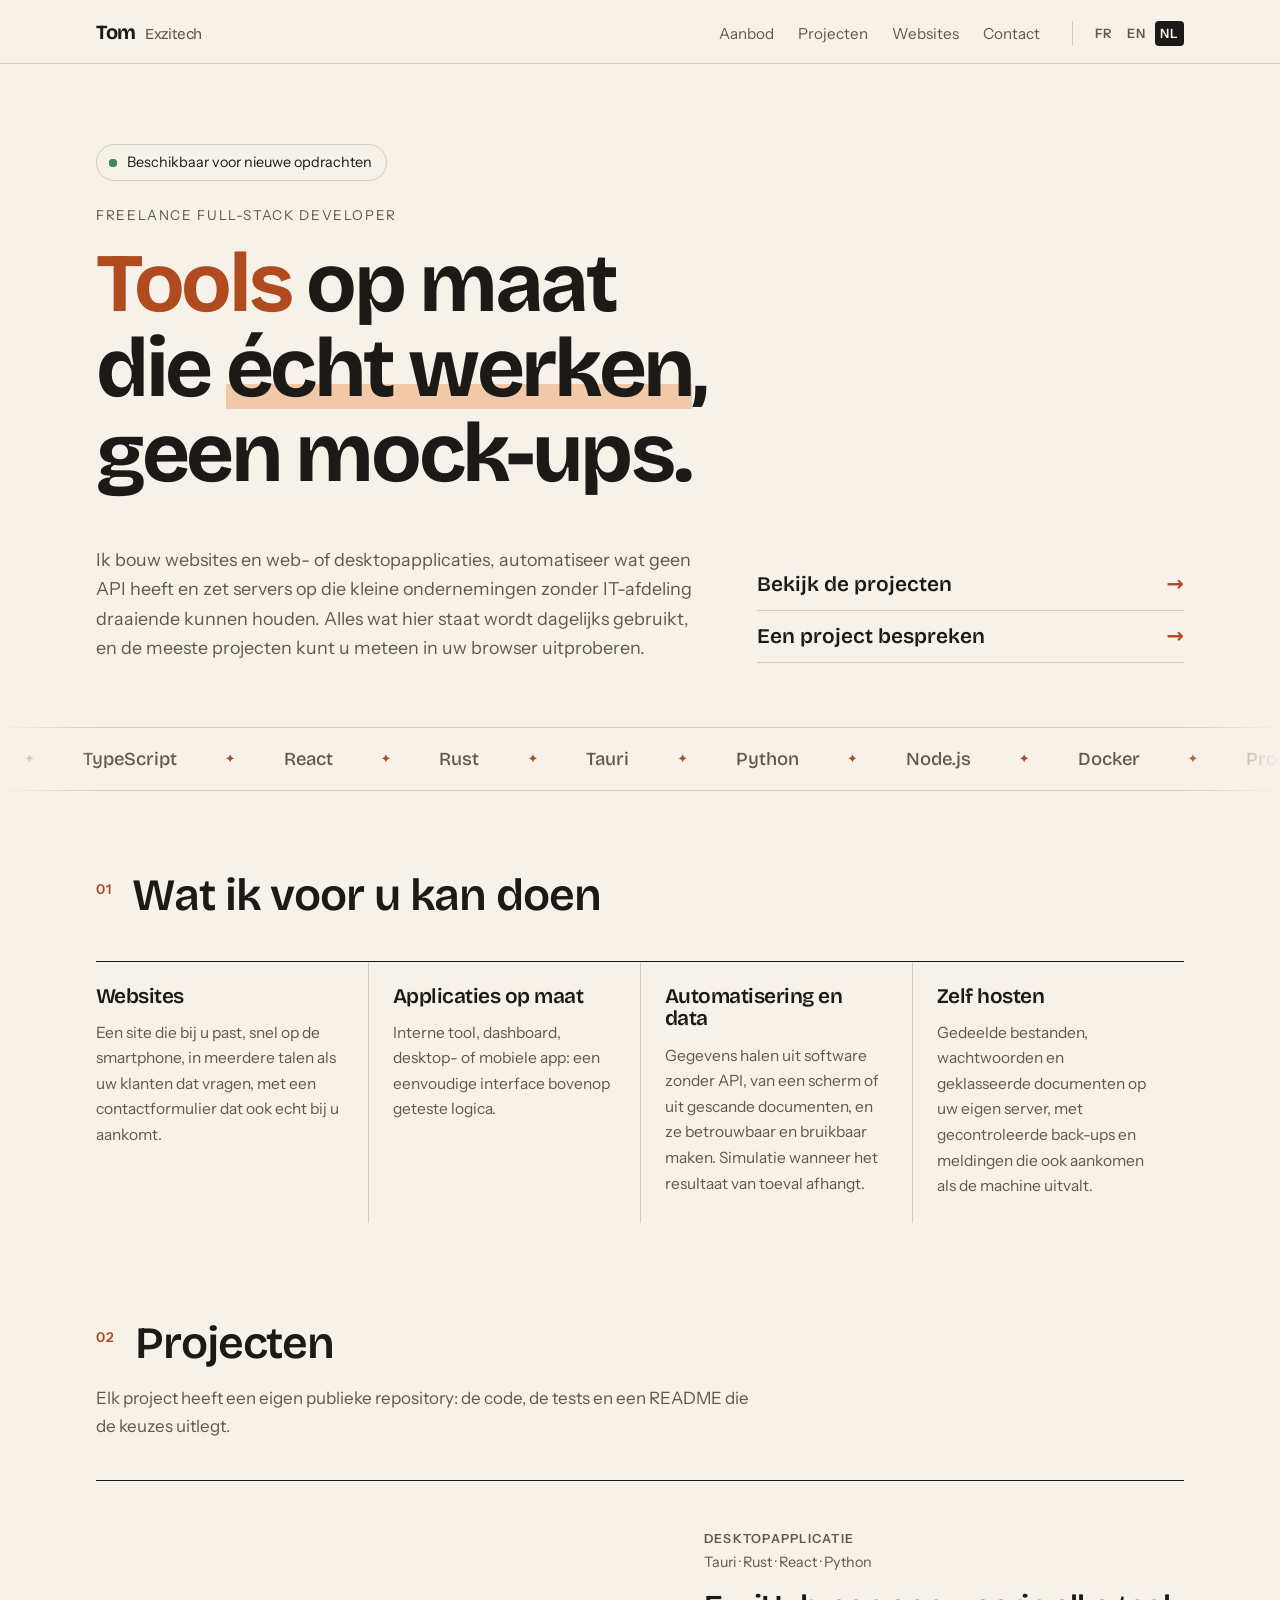
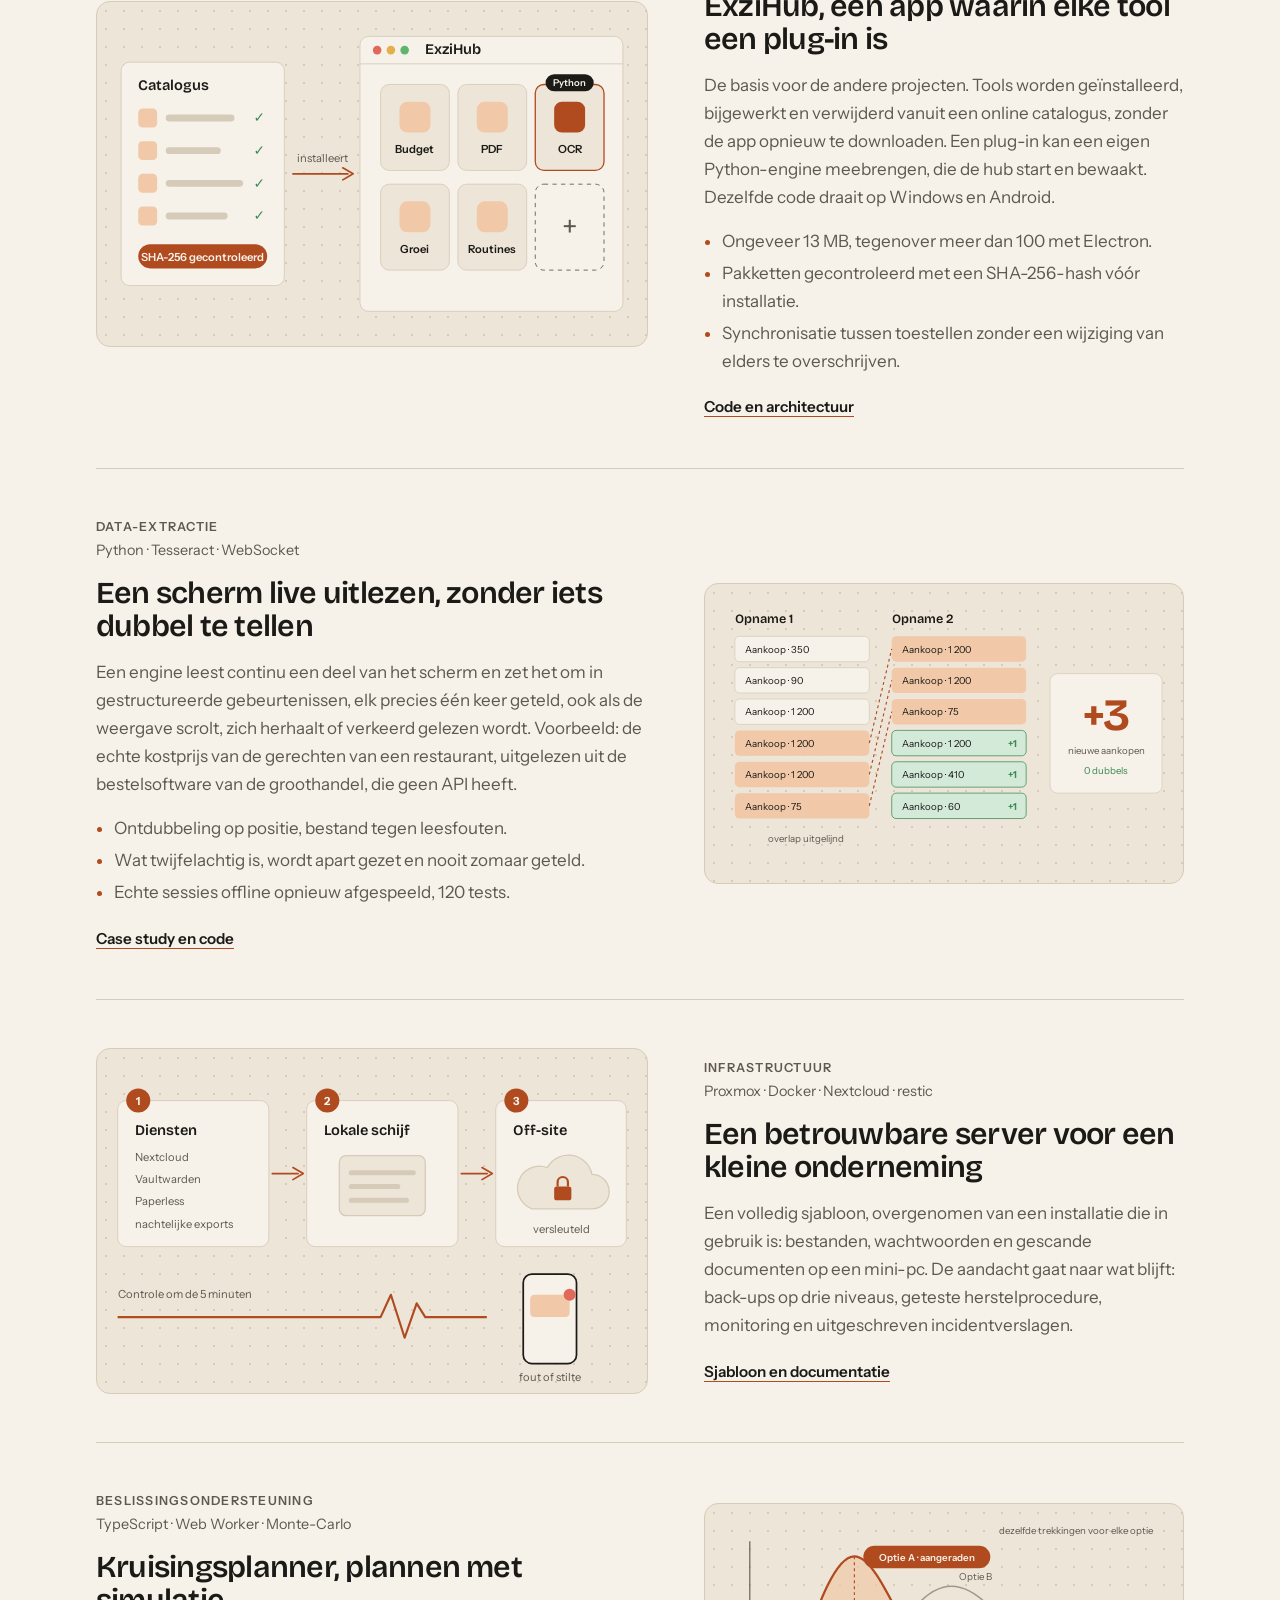
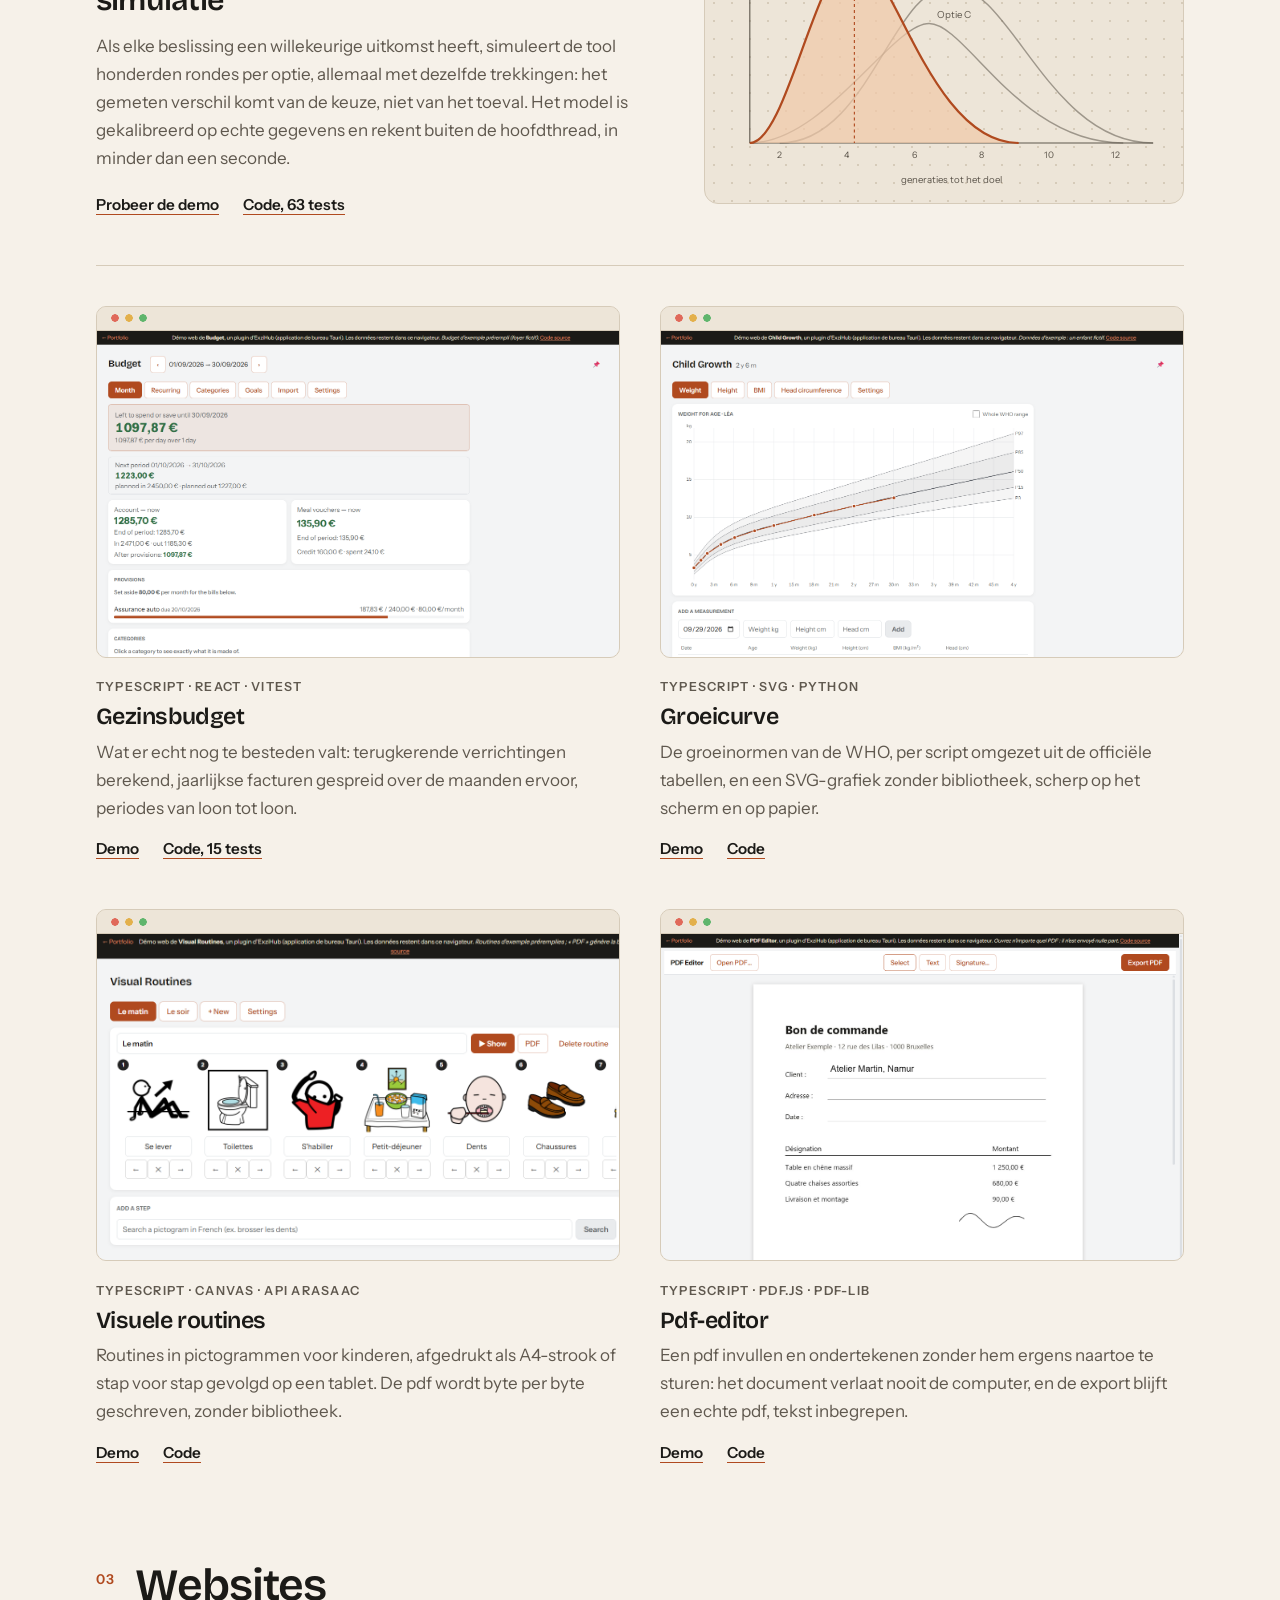
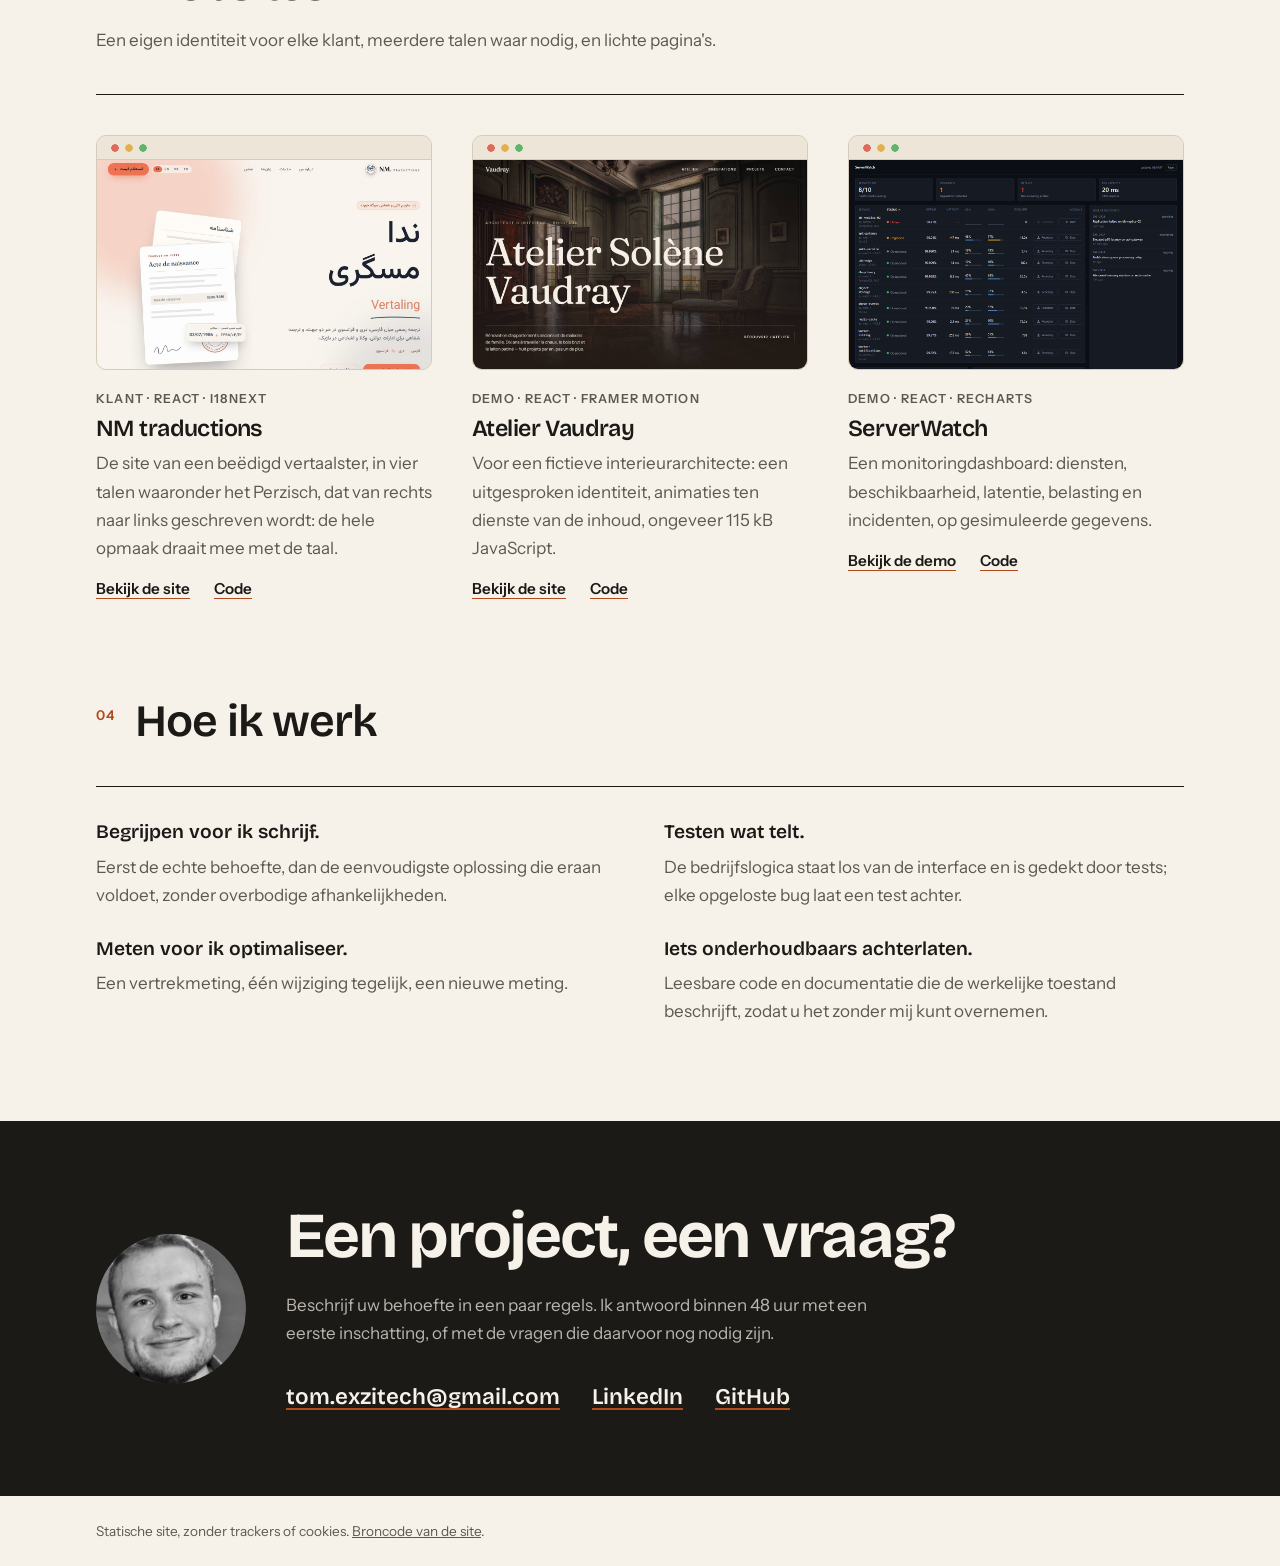
<file: nl/index.html>
<!doctype html>
<html lang="nl">
<head>
<meta charset="utf-8">
<meta name="viewport" content="width=device-width, initial-scale=1">
<title>Tom · Freelance full-stack developer in België</title>
<meta name="description" content="Freelance full-stack developer: websites, web- en desktopapplicaties, automatisering, zelf hosten voor kleine ondernemingen. Projecten die u online kunt uitproberen.">
<link rel="canonical" href="https://exzitech.github.io/nl/">
<link rel="alternate" hreflang="fr" href="https://exzitech.github.io/">
<link rel="alternate" hreflang="en" href="https://exzitech.github.io/en/">
<link rel="alternate" hreflang="nl" href="https://exzitech.github.io/nl/">
<link rel="alternate" hreflang="x-default" href="https://exzitech.github.io/">
<meta property="og:type" content="website">
<meta property="og:url" content="https://exzitech.github.io/nl/">
<meta property="og:title" content="Tom · Freelance full-stack developer in België">
<meta property="og:description" content="Freelance full-stack developer: websites, web- en desktopapplicaties, automatisering, zelf hosten voor kleine ondernemingen. Projecten die u online kunt uitproberen.">
<meta property="og:image" content="https://exzitech.github.io/img/partage.png">
<meta property="og:image:width" content="1200">
<meta property="og:image:height" content="630">
<meta property="og:image:alt" content="Tom · Freelance full-stack developer in België">
<meta property="og:locale" content="nl_BE">
<meta property="og:locale:alternate" content="fr_BE">
<meta property="og:locale:alternate" content="en_US">
<meta name="twitter:card" content="summary_large_image">
<meta name="twitter:title" content="Tom · Freelance full-stack developer in België">
<meta name="twitter:description" content="Freelance full-stack developer: websites, web- en desktopapplicaties, automatisering, zelf hosten voor kleine ondernemingen. Projecten die u online kunt uitproberen.">
<meta name="twitter:image" content="https://exzitech.github.io/img/partage.png">
<script type="application/ld+json">{"@context":"https://schema.org","@type":"ProfessionalService","name":"Exzitech","url":"https://exzitech.github.io/nl/","image":"https://exzitech.github.io/img/partage.png","description":"Freelance full-stack developer: websites, web- en desktopapplicaties, automatisering, zelf hosten voor kleine ondernemingen. Projecten die u online kunt uitproberen.","email":"tom.exzitech@gmail.com","areaServed":"BE","availableLanguage":["fr","en","nl"],"founder":{"@type":"Person","name":"Tom Rogiers","jobTitle":"Freelance full-stack developer","sameAs":["https://github.com/Exzitech","https://www.linkedin.com/in/tom-rogiers-290655221/"]},"sameAs":["https://github.com/Exzitech","https://www.linkedin.com/in/tom-rogiers-290655221/"]}</script>
<link rel="icon" href="../favicon.svg" type="image/svg+xml">
<link rel="icon" href="../favicon.png" sizes="32x32">
<link rel="apple-touch-icon" href="../apple-touch-icon.png">
<link rel="preload" href="../fonts/bricolage.woff2" as="font" type="font/woff2" crossorigin>
<link rel="stylesheet" href="../style.css">
<script src="../script.js" defer></script>
</head>
<body>

<header class="entete">
  <div class="cadre entete-ligne">
    <a class="marque" href="../nl/index.html">Tom <em>Exzitech</em></a>
    <nav>
      <a class="nav-section" href="#offre">Aanbod</a>
      <a class="nav-section" href="#projets">Projecten</a>
      <a class="nav-section" href="#sites">Websites</a>
      <a class="nav-section" href="#contact">Contact</a>
      <span class="langues"><a href="../index.html" hreflang="fr" lang="fr">FR</a><a href="../en/index.html" hreflang="en" lang="en">EN</a><a href="../nl/index.html" aria-current="page">NL</a></span>
    </nav>
  </div>
</header>

<main>

<section class="accroche cadre">
  <p class="dispo"><span class="point" aria-hidden="true"></span>Beschikbaar voor nieuwe opdrachten</p>
  <p class="surtitre">Freelance full-stack developer</p>
  <h1 aria-label="Tools op maat die echt werken, geen mock-ups.">
    <span aria-hidden="true"> <span class="mot" data-mots="Tools,Websites,Apps,Servers">Tools</span> op maat<br>
    die <span class="souligne">écht werken</span>,<br>
    geen mock-ups.</span>
  </h1>
  <div class="accroche-bas">
    <p class="chapo">Ik bouw websites en web- of desktopapplicaties, automatiseer wat geen API heeft en zet servers op die kleine ondernemingen zonder IT-afdeling draaiende kunnen houden. Alles wat hier staat wordt dagelijks gebruikt, en de meeste projecten kunt u meteen in uw browser uitproberen.</p>
    <p class="accroche-liens">
      <a class="lien-fort" href="#projets">Bekijk de projecten</a>
      <a class="lien-fort" href="#contact">Een project bespreken</a>
    </p>
  </div>
</section>

<div class="defile" aria-label="Gebruikte technologieën">
  <ul><li>TypeScript</li><li>React</li><li>Rust</li><li>Tauri</li><li>Python</li><li>Node.js</li><li>Docker</li><li>Proxmox</li><li>Nextcloud</li><li>Tailwind</li><li>Vite</li><li>Tesseract</li><li>PostgreSQL</li><li>Linux</li></ul>
  <ul aria-hidden="true"><li>TypeScript</li><li>React</li><li>Rust</li><li>Tauri</li><li>Python</li><li>Node.js</li><li>Docker</li><li>Proxmox</li><li>Nextcloud</li><li>Tailwind</li><li>Vite</li><li>Tesseract</li><li>PostgreSQL</li><li>Linux</li></ul>
</div>

<section id="offre" class="cadre section">
  <h2 class="titre-section"><span>01</span> Wat ik voor u kan doen</h2>
  <div class="offres">
    <div><h3>Websites</h3><p>Een site die bij u past, snel op de smartphone, in meerdere talen als uw klanten dat vragen, met een contactformulier dat ook echt bij u aankomt.</p></div>
    <div><h3>Applicaties op maat</h3><p>Interne tool, dashboard, desktop- of mobiele app: een eenvoudige interface bovenop geteste logica.</p></div>
    <div><h3>Automatisering en data</h3><p>Gegevens halen uit software zonder API, van een scherm of uit gescande documenten, en ze betrouwbaar en bruikbaar maken. Simulatie wanneer het resultaat van toeval afhangt.</p></div>
    <div><h3>Zelf hosten</h3><p>Gedeelde bestanden, wachtwoorden en geklasseerde documenten op uw eigen server, met gecontroleerde back-ups en meldingen die ook aankomen als de machine uitvalt.</p></div>
  </div>
</section>

<section id="projets" class="cadre section">
  <h2 class="titre-section"><span>02</span> Projecten</h2>
  <p class="intro">Elk project heeft een eigen publieke repository: de code, de tests en een README die de keuzes uitlegt.</p>

  <article class="projet">
    <a class="lien-image" href="https://github.com/Exzitech/exzihub-app" target="_blank" rel="noopener" tabindex="-1" aria-hidden="true"><div class="planche" aria-hidden="true">
      <svg class="ill" viewBox="0 0 640 400">
        <rect class="i-carte" x="28" y="70" width="190" height="260" rx="10"/>
        <text class="i-titre" x="48" y="102">Catalogus</text>
        <g class="i-lignes">
          <rect class="i-tuile-mini" x="48" y="124" width="22" height="22" rx="5"/><rect class="i-trait" x="80" y="131" width="80" height="8" rx="4"/><text class="i-ok" x="182" y="140">✓</text>
          <rect class="i-tuile-mini" x="48" y="162" width="22" height="22" rx="5"/><rect class="i-trait" x="80" y="169" width="64" height="8" rx="4"/><text class="i-ok" x="182" y="178">✓</text>
          <rect class="i-tuile-mini" x="48" y="200" width="22" height="22" rx="5"/><rect class="i-trait" x="80" y="207" width="90" height="8" rx="4"/><text class="i-ok" x="182" y="216">✓</text>
          <rect class="i-tuile-mini" x="48" y="238" width="22" height="22" rx="5"/><rect class="i-trait" x="80" y="245" width="72" height="8" rx="4"/><text class="i-ok" x="182" y="254">✓</text>
        </g>
        <rect class="i-badge" x="48" y="282" width="150" height="28" rx="14"/>
        <text class="i-badge-texte" x="123" y="301" text-anchor="middle">SHA-256 gecontroleerd</text>
        <path class="i-fleche" d="M228 200 H 292"/>
        <path class="i-pointe" d="M286 193 L 298 200 L 286 207"/>
        <text class="i-petit" x="262" y="186" text-anchor="middle">installeert</text>
        <rect class="i-carte" x="306" y="40" width="306" height="320" rx="10"/>
        <path class="i-barre" d="M306 72 H 612"/>
        <circle class="i-feu1" cx="326" cy="56" r="5"/><circle class="i-feu2" cx="342" cy="56" r="5"/><circle class="i-feu3" cx="358" cy="56" r="5"/>
        <text class="i-titre" x="382" y="61">ExziHub</text>
        <g>
          <rect class="i-tuile" x="330" y="96" width="80" height="100" rx="10"/><text class="i-tuile-texte" x="370" y="176" text-anchor="middle">Budget</text><rect class="i-pastille" x="352" y="116" width="36" height="36" rx="9"/>
          <rect class="i-tuile" x="420" y="96" width="80" height="100" rx="10"/><text class="i-tuile-texte" x="460" y="176" text-anchor="middle">PDF</text><rect class="i-pastille" x="442" y="116" width="36" height="36" rx="9"/>
          <rect class="i-tuile i-tuile-fort" x="510" y="96" width="80" height="100" rx="10"/><text class="i-tuile-texte" x="550" y="176" text-anchor="middle">OCR</text><rect class="i-pastille-fort" x="532" y="116" width="36" height="36" rx="9"/>
          <rect class="i-etiquette" x="522" y="84" width="56" height="20" rx="10"/><text class="i-etiquette-texte" x="550" y="98" text-anchor="middle">Python</text>
          <rect class="i-tuile" x="330" y="212" width="80" height="100" rx="10"/><text class="i-tuile-texte" x="370" y="292" text-anchor="middle">Groei</text><rect class="i-pastille" x="352" y="232" width="36" height="36" rx="9"/>
          <rect class="i-tuile" x="420" y="212" width="80" height="100" rx="10"/><text class="i-tuile-texte" x="460" y="292" text-anchor="middle">Routines</text><rect class="i-pastille" x="442" y="232" width="36" height="36" rx="9"/>
          <rect class="i-tuile-vide" x="510" y="212" width="80" height="100" rx="10"/><text class="i-plus" x="550" y="274" text-anchor="middle">+</text>
        </g>
      </svg>
    </div></a>
    <div class="projet-corps">
      <p class="etiquette">Desktopapplicatie</p>
      <p class="pile">Tauri · Rust · React · Python</p>
      <h3>ExziHub, een app waarin elke tool een plug-in is</h3>
      <p>De basis voor de andere projecten. Tools worden geïnstalleerd, bijgewerkt en verwijderd vanuit een online catalogus, zonder de app opnieuw te downloaden. Een plug-in kan een eigen Python-engine meebrengen, die de hub start en bewaakt. Dezelfde code draait op Windows en Android.</p>
      <ul><li>Ongeveer 13&nbsp;MB, tegenover meer dan 100 met Electron.</li><li>Pakketten gecontroleerd met een SHA-256-hash vóór installatie.</li><li>Synchronisatie tussen toestellen zonder een wijziging van elders te overschrijven.</li></ul>
      <p class="liens"><a href="https://github.com/Exzitech/exzihub-app" target="_blank" rel="noopener">Code en architectuur</a></p>
    </div>
  </article>

  <article class="projet">
    <a class="lien-image" href="https://github.com/Exzitech/ocr-temps-reel" target="_blank" rel="noopener" tabindex="-1" aria-hidden="true"><div class="planche" aria-hidden="true">
      <svg class="ill" viewBox="0 0 640 400">
        <text class="i-titre" x="40" y="52">Opname 1</text>
        <text class="i-titre" x="250" y="52">Opname 2</text>
        <g>
          <rect class="i-ligne" x="40" y="70" width="180" height="34" rx="6"/><text class="i-ligne-texte" x="54" y="92">Aankoop · 350</text>
          <rect class="i-ligne" x="40" y="112" width="180" height="34" rx="6"/><text class="i-ligne-texte" x="54" y="134">Aankoop · 90</text>
          <rect class="i-ligne" x="40" y="154" width="180" height="34" rx="6"/><text class="i-ligne-texte" x="54" y="176">Aankoop · 1 200</text>
          <rect class="i-ligne i-commun" x="40" y="196" width="180" height="34" rx="6"/><text class="i-ligne-texte" x="54" y="218">Aankoop · 1 200</text>
          <rect class="i-ligne i-commun" x="40" y="238" width="180" height="34" rx="6"/><text class="i-ligne-texte" x="54" y="260">Aankoop · 1 200</text>
          <rect class="i-ligne i-commun" x="40" y="280" width="180" height="34" rx="6"/><text class="i-ligne-texte" x="54" y="302">Aankoop · 75</text>
        </g>
        <g>
          <rect class="i-ligne i-commun" x="250" y="70" width="180" height="34" rx="6"/><text class="i-ligne-texte" x="264" y="92">Aankoop · 1 200</text>
          <rect class="i-ligne i-commun" x="250" y="112" width="180" height="34" rx="6"/><text class="i-ligne-texte" x="264" y="134">Aankoop · 1 200</text>
          <rect class="i-ligne i-commun" x="250" y="154" width="180" height="34" rx="6"/><text class="i-ligne-texte" x="264" y="176">Aankoop · 75</text>
          <rect class="i-ligne i-neuf" x="250" y="196" width="180" height="34" rx="6"/><text class="i-ligne-texte" x="264" y="218">Aankoop · 1 200</text><text class="i-plus1" x="418" y="218" text-anchor="end">+1</text>
          <rect class="i-ligne i-neuf" x="250" y="238" width="180" height="34" rx="6"/><text class="i-ligne-texte" x="264" y="260">Aankoop · 410</text><text class="i-plus1" x="418" y="260" text-anchor="end">+1</text>
          <rect class="i-ligne i-neuf" x="250" y="280" width="180" height="34" rx="6"/><text class="i-ligne-texte" x="264" y="302">Aankoop · 60</text><text class="i-plus1" x="418" y="302" text-anchor="end">+1</text>
        </g>
        <path class="i-lien" d="M220 213 L 250 87 M220 255 L 250 129 M220 297 L 250 171"/>
        <text class="i-petit" x="135" y="346" text-anchor="middle">overlap uitgelijnd</text>
        <rect class="i-carte" x="462" y="120" width="150" height="160" rx="10"/>
        <text class="i-gros" x="537" y="196" text-anchor="middle">+3</text>
        <text class="i-petit" x="537" y="228" text-anchor="middle">nieuwe aankopen</text>
        <text class="i-petit i-vert" x="537" y="254" text-anchor="middle">0 dubbels</text>
      </svg>
    </div></a>
    <div class="projet-corps">
      <p class="etiquette">Data-extractie</p>
      <p class="pile">Python · Tesseract · WebSocket</p>
      <h3>Een scherm live uitlezen, zonder iets dubbel te tellen</h3>
      <p>Een engine leest continu een deel van het scherm en zet het om in gestructureerde gebeurtenissen, elk precies één keer geteld, ook als de weergave scrolt, zich herhaalt of verkeerd gelezen wordt. Voorbeeld: de echte kostprijs van de gerechten van een restaurant, uitgelezen uit de bestelsoftware van de groothandel, die geen API heeft.</p>
      <ul><li>Ontdubbeling op positie, bestand tegen leesfouten.</li><li>Wat twijfelachtig is, wordt apart gezet en nooit zomaar geteld.</li><li>Echte sessies offline opnieuw afgespeeld, 120&nbsp;tests.</li></ul>
      <p class="liens"><a href="https://github.com/Exzitech/ocr-temps-reel" target="_blank" rel="noopener">Case study en code</a></p>
    </div>
  </article>

  <article class="projet">
    <a class="lien-image" href="https://github.com/Exzitech/homelab-tpe" target="_blank" rel="noopener" tabindex="-1" aria-hidden="true"><div class="planche" aria-hidden="true">
      <svg class="ill" viewBox="0 0 640 400">
        <rect class="i-carte" x="24" y="60" width="176" height="170" rx="10"/>
        <circle class="i-num" cx="48" cy="60" r="14"/><text class="i-num-texte" x="48" y="65" text-anchor="middle">1</text>
        <text class="i-titre" x="44" y="100">Diensten</text>
        <text class="i-petit-g" x="44" y="130">Nextcloud</text>
        <text class="i-petit-g" x="44" y="156">Vaultwarden</text>
        <text class="i-petit-g" x="44" y="182">Paperless</text>
        <text class="i-petit-g" x="44" y="208">nachtelijke exports</text>
        <path class="i-fleche" d="M204 145 H 234"/><path class="i-pointe" d="M228 138 L 240 145 L 228 152"/>
        <rect class="i-carte" x="244" y="60" width="176" height="170" rx="10"/>
        <circle class="i-num" cx="268" cy="60" r="14"/><text class="i-num-texte" x="268" y="65" text-anchor="middle">2</text>
        <text class="i-titre" x="264" y="100">Lokale schijf</text>
        <rect class="i-disque" x="282" y="124" width="100" height="70" rx="8"/>
        <path class="i-trait-disque" d="M296 144 H 368 M296 160 H 350 M296 176 H 360"/>
        <path class="i-fleche" d="M424 145 H 454"/><path class="i-pointe" d="M448 138 L 460 145 L 448 152"/>
        <rect class="i-carte" x="464" y="60" width="152" height="170" rx="10"/>
        <circle class="i-num" cx="488" cy="60" r="14"/><text class="i-num-texte" x="488" y="65" text-anchor="middle">3</text>
        <text class="i-titre" x="484" y="100">Off-site</text>
        <path class="i-nuage" d="M506 186 h 70 a 20 20 0 0 0 0 -40 a 28 28 0 0 0 -52 -8 a 20 20 0 0 0 -18 48 z"/>
        <rect class="i-cadenas" x="532" y="160" width="20" height="16" rx="3"/><path class="i-anse" d="M536 160 v -5 a 6 6 0 0 1 12 0 v 5"/>
        <text class="i-petit" x="540" y="214" text-anchor="middle">versleuteld</text>
        <path class="i-pouls" d="M24 312 H 330 l 12 -26 l 16 50 l 14 -40 l 10 16 H 470"/>
        <text class="i-petit-g" x="24" y="290">Controle om de 5 minuten</text>
        <rect class="i-telephone" x="496" y="262" width="62" height="104" rx="10"/>
        <rect class="i-notif" x="504" y="286" width="46" height="26" rx="5"/>
        <circle class="i-alerte" cx="550" cy="286" r="7"/>
        <text class="i-petit" x="527" y="386" text-anchor="middle">fout of stilte</text>
      </svg>
    </div></a>
    <div class="projet-corps">
      <p class="etiquette">Infrastructuur</p>
      <p class="pile">Proxmox · Docker · Nextcloud · restic</p>
      <h3>Een betrouwbare server voor een kleine onderneming</h3>
      <p>Een volledig sjabloon, overgenomen van een installatie die in gebruik is: bestanden, wachtwoorden en gescande documenten op een mini-pc. De aandacht gaat naar wat blijft: back-ups op drie niveaus, geteste herstelprocedure, monitoring en uitgeschreven incidentverslagen.</p>
      <p class="liens"><a href="https://github.com/Exzitech/homelab-tpe" target="_blank" rel="noopener">Sjabloon en documentatie</a></p>
    </div>
  </article>

  <article class="projet">
    <a class="lien-image" href="../planificateur-croisements/" target="_blank" rel="noopener" tabindex="-1" aria-hidden="true"><div class="planche" aria-hidden="true">
      <svg class="ill" viewBox="0 0 640 400">
        <path class="i-axe" d="M60 320 H 600 M60 320 V 50"/>
        <text class="i-petit" x="330" y="374" text-anchor="middle">generaties tot het doel</text>
        <g class="i-graduations">
          <text x="100" y="340">2</text><text x="190" y="340">4</text><text x="280" y="340">6</text><text x="370" y="340">8</text><text x="460" y="340">10</text><text x="550" y="340">12</text>
        </g>
        <path class="i-courbe" d="M100 320 C 220 320 250 110 330 110 S 460 320 600 320"/>
        <path class="i-courbe" d="M60 320 C 160 320 250 160 300 160 S 420 320 560 320"/>
        <path class="i-courbe-fort-fond" d="M60 320 C 110 320 150 70 200 70 S 300 320 420 320 Z"/>
        <path class="i-courbe-fort" d="M60 320 C 110 320 150 70 200 70 S 300 320 420 320"/>
        <path class="i-repere" d="M200 70 V 320"/>
        <rect class="i-badge" x="212" y="56" width="170" height="30" rx="15"/>
        <text class="i-badge-texte" x="297" y="76" text-anchor="middle">Optie A · aangeraden</text>
        <text class="i-petit" x="340" y="102">Optie B</text>
        <text class="i-petit" x="310" y="152">Optie C</text>
        <text class="i-petit-g" x="600" y="40" text-anchor="end">dezelfde trekkingen voor elke optie</text>
      </svg>
    </div></a>
    <div class="projet-corps">
      <p class="etiquette">Beslissingsondersteuning</p>
      <p class="pile">TypeScript · Web Worker · Monte-Carlo</p>
      <h3>Kruisingsplanner, plannen met simulatie</h3>
      <p>Als elke beslissing een willekeurige uitkomst heeft, simuleert de tool honderden rondes per optie, allemaal met dezelfde trekkingen: het gemeten verschil komt van de keuze, niet van het toeval. Het model is gekalibreerd op echte gegevens en rekent buiten de hoofdthread, in minder dan een seconde.</p>
      <p class="liens">
        <a href="../planificateur-croisements/" target="_blank" rel="noopener">Probeer de demo</a>
        <a href="https://github.com/Exzitech/planificateur-croisements" target="_blank" rel="noopener">Code, 63 tests</a>
      </p>
    </div>
  </article>

  <div class="galerie">

    <article class="projet-image">
      <a class="lien-image" href="../budget-foyer/" target="_blank" rel="noopener" tabindex="-1" aria-hidden="true"><div class="fenetre"><span class="barre" aria-hidden="true"></span><img src="../img/budget-foyer.png" alt="Gezinsbudget: saldi, provisies en categorieën van de maand" width="1300" height="850" loading="lazy"></div></a>
      <p class="etiquette">TypeScript · React · Vitest</p>
      <h3>Gezinsbudget</h3>
      <p>Wat er echt nog te besteden valt: terugkerende verrichtingen berekend, jaarlijkse facturen gespreid over de maanden ervoor, periodes van loon tot loon.</p>
      <p class="liens"><a href="../budget-foyer/" target="_blank" rel="noopener">Demo</a> <a href="https://github.com/Exzitech/budget-foyer" target="_blank" rel="noopener">Code, 15 tests</a></p>
    </article>

    <article class="projet-image">
      <a class="lien-image" href="../courbe-croissance/" target="_blank" rel="noopener" tabindex="-1" aria-hidden="true"><div class="fenetre"><span class="barre" aria-hidden="true"></span><img src="../img/courbe-croissance.png" alt="Groeicurve: metingen van een kind op de WHO-percentielen" width="1300" height="850" loading="lazy"></div></a>
      <p class="etiquette">TypeScript · SVG · Python</p>
      <h3>Groeicurve</h3>
      <p>De groeinormen van de WHO, per script omgezet uit de officiële tabellen, en een SVG-grafiek zonder bibliotheek, scherp op het scherm en op papier.</p>
      <p class="liens"><a href="../courbe-croissance/" target="_blank" rel="noopener">Demo</a> <a href="https://github.com/Exzitech/courbe-croissance" target="_blank" rel="noopener">Code</a></p>
    </article>

    <article class="projet-image">
      <a class="lien-image" href="../routines-visuelles/" target="_blank" rel="noopener" tabindex="-1" aria-hidden="true"><div class="fenetre"><span class="barre" aria-hidden="true"></span><img src="../img/routines-visuelles.png" alt="Visuele routines: de stappen van de dag in pictogrammen" width="1300" height="700" loading="lazy"></div></a>
      <p class="etiquette">TypeScript · Canvas · API ARASAAC</p>
      <h3>Visuele routines</h3>
      <p>Routines in pictogrammen voor kinderen, afgedrukt als A4-strook of stap voor stap gevolgd op een tablet. De pdf wordt byte per byte geschreven, zonder bibliotheek.</p>
      <p class="liens"><a href="../routines-visuelles/" target="_blank" rel="noopener">Demo</a> <a href="https://github.com/Exzitech/routines-visuelles" target="_blank" rel="noopener">Code</a></p>
    </article>

    <article class="projet-image">
      <a class="lien-image" href="../editeur-pdf/" target="_blank" rel="noopener" tabindex="-1" aria-hidden="true"><div class="fenetre"><span class="barre" aria-hidden="true"></span><img src="../img/editeur-pdf.png" alt="Pdf-editor: een document met tekst en handtekening" width="1300" height="850" loading="lazy"></div></a>
      <p class="etiquette">TypeScript · pdf.js · pdf-lib</p>
      <h3>Pdf-editor</h3>
      <p>Een pdf invullen en ondertekenen zonder hem ergens naartoe te sturen: het document verlaat nooit de computer, en de export blijft een echte pdf, tekst inbegrepen.</p>
      <p class="liens"><a href="../editeur-pdf/" target="_blank" rel="noopener">Demo</a> <a href="https://github.com/Exzitech/editeur-pdf" target="_blank" rel="noopener">Code</a></p>
    </article>

  </div>
</section>

<section id="sites" class="cadre section">
  <h2 class="titre-section"><span>03</span> Websites</h2>
  <p class="intro">Een eigen identiteit voor elke klant, meerdere talen waar nodig, en lichte pagina's.</p>

  <div class="galerie galerie-3">

    <article class="projet-image">
      <a class="lien-image" href="https://nm-traduction.vercel.app/" target="_blank" rel="noopener" tabindex="-1" aria-hidden="true"><div class="fenetre"><span class="barre" aria-hidden="true"></span><img src="../img/nm-traductions.jpg" alt="NM traductions: startpagina in het Farsi, van rechts naar links" width="1300" height="812" loading="lazy"></div></a>
      <p class="etiquette">Klant · React · i18next</p>
      <h3>NM traductions</h3>
      <p>De site van een beëdigd vertaalster, in vier talen waaronder het Perzisch, dat van rechts naar links geschreven wordt: de hele opmaak draait mee met de taal.</p>
      <p class="liens"><a href="https://nm-traduction.vercel.app/" target="_blank" rel="noopener">Bekijk de site</a> <a href="https://github.com/Exzitech/NMTraduction" target="_blank" rel="noopener">Code</a></p>
    </article>

    <article class="projet-image">
      <a class="lien-image" href="https://demo-vaudray-workshop.vercel.app/" target="_blank" rel="noopener" tabindex="-1" aria-hidden="true"><div class="fenetre"><span class="barre" aria-hidden="true"></span><img src="../img/vaudray.jpg" alt="Atelier Solène Vaudray: startpagina" width="1280" height="800" loading="lazy"></div></a>
      <p class="etiquette">Demo · React · Framer Motion</p>
      <h3>Atelier Vaudray</h3>
      <p>Voor een fictieve interieurarchitecte: een uitgesproken identiteit, animaties ten dienste van de inhoud, ongeveer 115&nbsp;kB JavaScript.</p>
      <p class="liens"><a href="https://demo-vaudray-workshop.vercel.app/" target="_blank" rel="noopener">Bekijk de site</a> <a href="https://github.com/Exzitech/demo-vaudray-workshop" target="_blank" rel="noopener">Code</a></p>
    </article>

    <article class="projet-image">
      <a class="lien-image" href="https://server-dashboard-demo.vercel.app/" target="_blank" rel="noopener" tabindex="-1" aria-hidden="true"><div class="fenetre"><span class="barre" aria-hidden="true"></span><img src="../img/server-dashboard-demo.png" alt="ServerWatch: monitoring van diensten en incidenten" width="1300" height="812" loading="lazy"></div></a>
      <p class="etiquette">Demo · React · Recharts</p>
      <h3>ServerWatch</h3>
      <p>Een monitoringdashboard: diensten, beschikbaarheid, latentie, belasting en incidenten, op gesimuleerde gegevens.</p>
      <p class="liens"><a href="https://server-dashboard-demo.vercel.app/" target="_blank" rel="noopener">Bekijk de demo</a> <a href="https://github.com/Exzitech/server-dashboard-demo" target="_blank" rel="noopener">Code</a></p>
    </article>

  </div>
</section>

<section id="methode" class="cadre section">
  <h2 class="titre-section"><span>04</span> Hoe ik werk</h2>
  <div class="methode">
    <p><strong>Begrijpen voor ik schrijf.</strong> Eerst de echte behoefte, dan de eenvoudigste oplossing die eraan voldoet, zonder overbodige afhankelijkheden.</p>
    <p><strong>Testen wat telt.</strong> De bedrijfslogica staat los van de interface en is gedekt door tests; elke opgeloste bug laat een test achter.</p>
    <p><strong>Meten voor ik optimaliseer.</strong> Een vertrekmeting, één wijziging tegelijk, een nieuwe meting.</p>
    <p><strong>Iets onderhoudbaars achterlaten.</strong> Leesbare code en documentatie die de werkelijke toestand beschrijft, zodat u het zonder mij kunt overnemen.</p>
  </div>
</section>

<section id="contact" class="contact">
  <div class="cadre contact-grille">
    <img class="portrait" src="../img/portrait.jpg" alt="Tom, freelance developer" width="400" height="400" loading="lazy">
    <div>
    <h2>Een project, een vraag?</h2>
    <p>Beschrijf uw behoefte in een paar regels. Ik antwoord binnen 48&nbsp;uur met een eerste inschatting, of met de vragen die daarvoor nog nodig zijn.</p>
    <p class="contact-liens">
      <a href="mailto:tom.exzitech@gmail.com">tom.exzitech@gmail.com</a>
      <a href="https://www.linkedin.com/in/tom-rogiers-290655221/" target="_blank" rel="noopener">LinkedIn</a>
      <a href="https://github.com/Exzitech" target="_blank" rel="noopener">GitHub</a>
    </p>
    </div>
  </div>
</section>

</main>

<footer class="pied">
  <div class="cadre">Statische site, zonder trackers of cookies. <a href="https://github.com/Exzitech/exzitech.github.io" target="_blank" rel="noopener">Broncode van de site</a>.</div>
</footer>

</body>
</html>
</file>
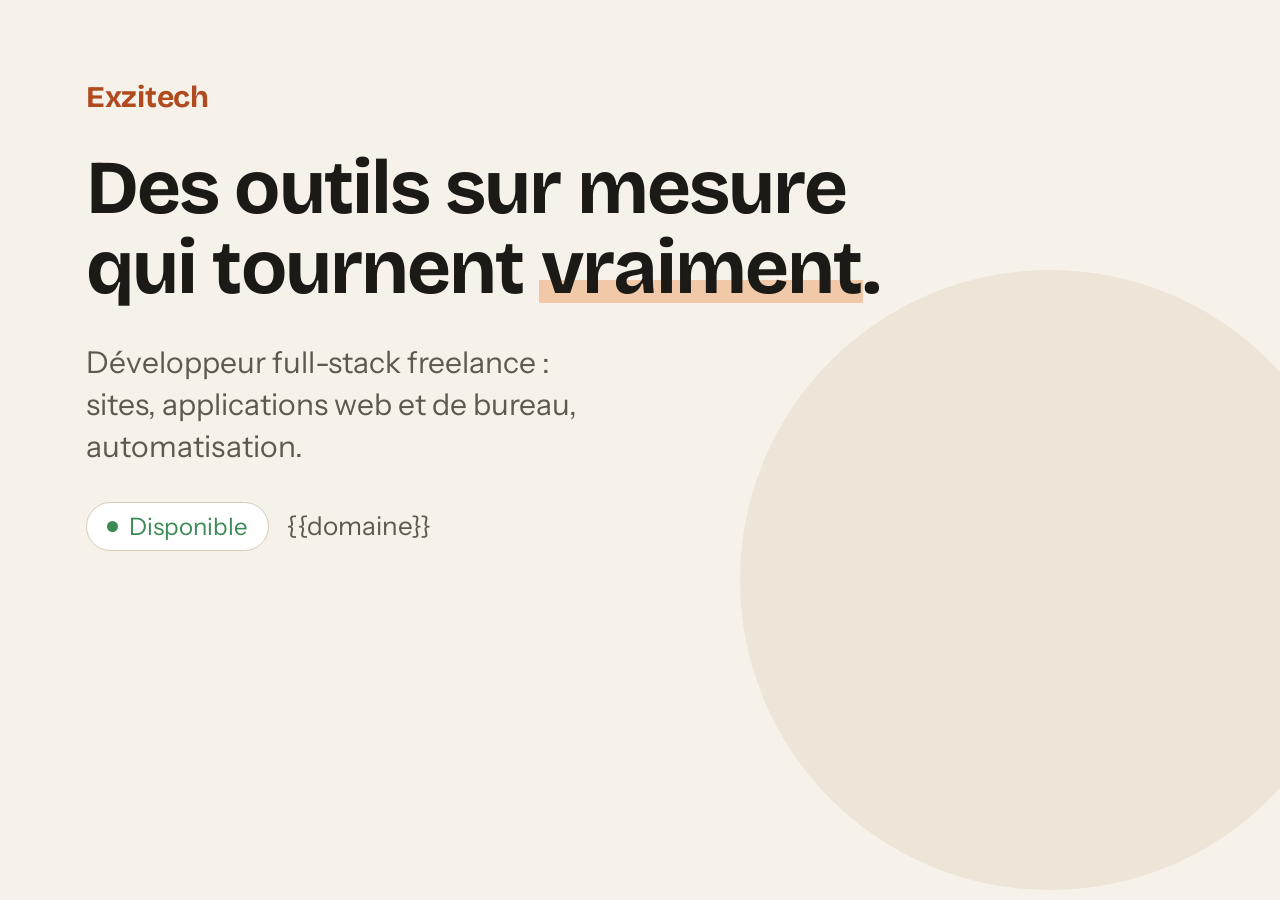
<file: src/partage.html>
<!doctype html>
<!-- Source de img/partage.png (1200x630), l'image des liens partages.
     Rendue par `node src/partage.cjs` ; ne pas retoucher le PNG a la main. -->
<html lang="fr">
<head>
<meta charset="utf-8">
<style>
  @font-face {
    font-family: "Bricolage Grotesque";
    src: url("../fonts/bricolage.woff2") format("woff2");
    font-weight: 200 800;
  }
  @font-face {
    font-family: "Instrument Sans";
    src: url("../fonts/instrument-sans.woff2") format("woff2");
    font-weight: 400 700;
  }
  :root {
    --fond: #f6f1e9;
    --fond-2: #ede5d8;
    --encre: #1b1a17;
    --doux: #5f584e;
    --filet: #d6cbb9;
    --accent: #b04a1f;
    --surligne: #f1c9a8;
    --vert: #3c8a55;
  }
  * { margin: 0; box-sizing: border-box; }
  body {
    width: 1200px;
    height: 630px;
    background: var(--fond);
    color: var(--encre);
    font-family: "Instrument Sans", system-ui, sans-serif;
    display: flex;
    flex-direction: column;
    justify-content: center;
    gap: 34px;
    padding: 74px 86px;
    position: relative;
    overflow: hidden;
  }
  /* Rappel du bandeau chaud du site, sans rien qui attire l'oeil hors du texte. */
  body::after {
    content: "";
    position: absolute;
    inset: auto -160px -260px auto;
    width: 620px;
    height: 620px;
    border-radius: 50%;
    background: var(--fond-2);
  }
  .dessus { position: relative; z-index: 1; }
  .marque {
    font-family: "Bricolage Grotesque", system-ui, sans-serif;
    font-weight: 700;
    font-size: 30px;
    letter-spacing: -0.01em;
    color: var(--accent);
  }
  h1 {
    font-family: "Bricolage Grotesque", system-ui, sans-serif;
    font-weight: 700;
    font-size: 76px;
    line-height: 1.04;
    letter-spacing: -0.025em;
    max-width: 17ch;
  }
  /* Le trait s'arrete avant le bas de la ligne : a cette taille, un degrade
     ouvert jusqu'en bas se detacherait du mot au lieu de le surligner. */
  .souligne {
    background: linear-gradient(transparent 63%, var(--surligne) 63%, var(--surligne) 88%, transparent 88%);
    padding: 0 2px;
  }
  p {
    font-size: 30px;
    line-height: 1.4;
    color: var(--doux);
    max-width: 26ch;
  }
  .pied {
    display: flex;
    align-items: center;
    gap: 18px;
    font-size: 26px;
    color: var(--doux);
  }
  .pastille {
    display: inline-flex;
    align-items: center;
    gap: 11px;
    font-size: 24px;
    color: var(--vert);
    border: 1px solid var(--filet);
    border-radius: 999px;
    padding: 9px 20px;
    background: #fff;
  }
  .point {
    width: 11px;
    height: 11px;
    border-radius: 50%;
    background: var(--vert);
  }
</style>
</head>
<body>
  <div class="marque dessus">Exzitech</div>
  <h1 class="dessus">Des outils sur mesure<br>qui tournent <span class="souligne">vraiment</span>.</h1>
  <p class="dessus">Développeur full-stack freelance : sites, applications web et de bureau, automatisation.</p>
  <div class="pied dessus">
    <span class="pastille"><span class="point"></span>Disponible</span>
    <span>{{domaine}}</span>
  </div>
</body>
</html>
</file>
<file: style.css>
@font-face {
  font-family: "Bricolage Grotesque";
  src: url("fonts/bricolage.woff2") format("woff2");
  font-weight: 200 800; font-style: normal; font-display: swap;
}
@font-face {
  font-family: "Instrument Sans";
  src: url("fonts/instrument-sans.woff2") format("woff2");
  font-weight: 400 700; font-style: normal; font-display: swap;
}

:root {
  --fond: #f6f1e9;
  --fond-2: #ede5d8;
  --encre: #1b1a17;
  --doux: #5f584e;
  --filet: #d6cbb9;
  --accent: #b04a1f;
  --surligne: #f1c9a8;
  --vert: #3c8a55;
  --vert-doux: #d3ead9;
  --ombre: rgba(60, 40, 20, 0.14);
  --titre: "Bricolage Grotesque", system-ui, sans-serif;
  --texte: "Instrument Sans", system-ui, sans-serif;
  color-scheme: light;
}

@media (prefers-color-scheme: dark) {
  :root:not([data-theme="light"]) {
    --fond: #1a1714; --fond-2: #231f1b; --encre: #efe8dc; --doux: #a89d8e;
    --filet: #3a332c; --accent: #e8906a; --surligne: #6b3a22; --vert: #5fbf7f; --vert-doux: #1f3a28;
    --ombre: rgba(0, 0, 0, 0.45);
    color-scheme: dark;
  }
}
:root[data-theme="dark"] {
  --fond: #1a1714; --fond-2: #231f1b; --encre: #efe8dc; --doux: #a89d8e;
  --filet: #3a332c; --accent: #e8906a; --surligne: #6b3a22; --vert: #5fbf7f; --vert-doux: #1f3a28;
  --ombre: rgba(0, 0, 0, 0.45);
  color-scheme: dark;
}

* { box-sizing: border-box; }
html { scroll-behavior: smooth; scroll-padding-top: 4rem; }

body {
  margin: 0;
  background: var(--fond);
  color: var(--encre);
  font: 17px/1.65 var(--texte);
  -webkit-font-smoothing: antialiased;
  overflow-x: hidden;
}

a { color: inherit; }
img { max-width: 100%; height: auto; display: block; }
h1, h2, h3 { font-family: var(--titre); font-weight: 600; line-height: 1.1; letter-spacing: -0.025em; margin: 0; }

.cadre { max-width: 1120px; margin: 0 auto; padding: 0 16px; }
.section { padding-top: 5rem; padding-bottom: 1rem; }

/* En-tête */
.entete {
  position: sticky; top: 0; z-index: 10;
  background: color-mix(in srgb, var(--fond) 92%, transparent);
  backdrop-filter: blur(6px);
  border-bottom: 1px solid var(--filet);
}
.entete-ligne { display: flex; align-items: baseline; justify-content: space-between; gap: 1rem; padding-top: 1rem; padding-bottom: 0.9rem; }
.marque { font-family: var(--titre); font-weight: 700; font-size: 1.25rem; text-decoration: none; letter-spacing: -0.02em; }
.marque em { font-style: normal; font-weight: 400; color: var(--doux); font-size: 0.95rem; margin-left: 0.3rem; }
.entete nav { display: flex; gap: 1.5rem; font-size: 0.95rem; }
.entete nav a { text-decoration: none; color: var(--doux); }
.entete nav a:hover { color: var(--encre); }
.langues { display: inline-flex; gap: 0.2rem; margin-left: 0.5rem; padding-left: 1rem; border-left: 1px solid var(--filet); }
.langues a { font-size: 0.8rem; font-weight: 600; letter-spacing: 0.05em; padding: 0.1rem 0.35rem; border-radius: 4px; }
.langues a[aria-current] { color: var(--fond); background: var(--encre); }

/* Accroche */
.accroche { padding-top: 5rem; padding-bottom: 4rem; }
.dispo {
  display: inline-flex; align-items: center; gap: 0.6rem;
  font-size: 0.9rem; margin: 0 0 1.4rem;
  padding: 0.35rem 0.9rem 0.35rem 0.75rem;
  border: 1px solid var(--filet); border-radius: 999px;
}
.point { position: relative; width: 8px; height: 8px; border-radius: 50%; background: var(--vert); }
.point::after {
  content: ""; position: absolute; inset: 0; border-radius: 50%;
  background: var(--vert); animation: pulse 2s ease-out infinite;
}
@keyframes pulse { from { transform: scale(1); opacity: 0.6; } to { transform: scale(3); opacity: 0; } }

.surtitre { font-size: 0.85rem; letter-spacing: 0.12em; text-transform: uppercase; color: var(--doux); margin: 0 0 1rem; }
h1 { font-size: clamp(2.4rem, 7vw, 5.2rem); font-weight: 700; letter-spacing: -0.04em; line-height: 1.02; }

.mot {
  display: inline-block; color: var(--accent);
  transition: opacity 0.35s ease, transform 0.35s ease;
}
.mot.sort { opacity: 0; transform: translateY(-0.25em); }

.souligne {
  background: linear-gradient(var(--surligne), var(--surligne)) no-repeat 0 88% / 100% 0.3em;
  animation: surligne 0.9s 0.4s cubic-bezier(0.6, 0, 0.2, 1) both;
}
@keyframes surligne { from { background-size: 0% 0.3em; } }

.accroche-bas { display: grid; grid-template-columns: minmax(0, 1.4fr) minmax(0, 1fr); gap: 2rem 4rem; margin-top: 3rem; align-items: end; }
.chapo { font-size: 1.12rem; color: var(--doux); margin: 0; max-width: 58ch; }
.accroche-liens { display: flex; flex-direction: column; gap: 0.6rem; margin: 0; }
.lien-fort {
  font-family: var(--titre); font-weight: 600; font-size: 1.3rem; text-decoration: none;
  border-bottom: 1px solid var(--filet); padding-bottom: 0.45rem;
  display: flex; justify-content: space-between;
}
.lien-fort::after { content: "→"; color: var(--accent); transition: transform 0.25s ease; }
.lien-fort:hover { border-color: var(--accent); }
.lien-fort:hover::after { transform: translateX(6px); }

/* Bandeau de technologies */
.defile {
  display: flex; overflow: hidden;
  border-top: 1px solid var(--filet); border-bottom: 1px solid var(--filet);
  padding: 1rem 0;
  mask-image: linear-gradient(90deg, transparent, #000 8%, #000 92%, transparent);
}
.defile ul {
  display: flex; gap: 3rem; list-style: none; margin: 0; padding: 0 1.5rem;
  flex-shrink: 0; min-width: 100%; justify-content: space-around;
  animation: defile 40s linear infinite;
}
.defile li { font-family: var(--titre); font-weight: 500; font-size: 1.15rem; color: var(--doux); white-space: nowrap; }
.defile li::before { content: "✦"; color: var(--accent); font-size: 0.7em; margin-right: 3rem; vertical-align: 0.15em; }
.defile:hover ul { animation-play-state: paused; }
@keyframes defile { to { transform: translateX(-100%); } }

/* Titres de section */
.titre-section { font-size: clamp(1.9rem, 4vw, 2.8rem); margin-bottom: 2.5rem; }
.titre-section span {
  font-family: var(--texte); font-weight: 600; font-size: 0.85rem; letter-spacing: 0.1em;
  color: var(--accent); vertical-align: super; margin-right: 0.6rem;
}
.intro { color: var(--doux); max-width: 60ch; margin: -1.5rem 0 2.5rem; }

/* Offre */
.offres { display: grid; grid-template-columns: repeat(4, minmax(0, 1fr)); border-top: 1px solid var(--encre); }
.offres > div { padding: 1.5rem 1.5rem 1.5rem 0; }
.offres > div + div { padding-left: 1.5rem; border-left: 1px solid var(--filet); }
.offres h3 { font-size: 1.3rem; margin-bottom: 0.7rem; }
.offres p { color: var(--doux); margin: 0; font-size: 0.97rem; }

/* Projets illustrés, en rangées alternées */
.projet {
  display: grid; grid-template-columns: minmax(0, 1.15fr) minmax(0, 1fr); gap: 2rem 3.5rem;
  align-items: center; padding: 3rem 0; border-top: 1px solid var(--filet);
}
.projet:first-of-type { border-top-color: var(--encre); }
.projet:nth-of-type(even) > .lien-image { order: 2; }
.projet h3 { font-size: clamp(1.4rem, 2.6vw, 1.9rem); margin: 0.9rem 0; }
.projet-corps p, .projet-corps ul { color: var(--doux); }
.projet-corps p { margin: 0; }
.projet-corps ul { padding-left: 1.1rem; margin: 1rem 0 0; }
.projet-corps li { margin-bottom: 0.25rem; }
.projet-corps .liens { margin-top: 1.2rem; }
.projet-corps li::marker { color: var(--accent); }

.planche {
  border-radius: 14px; border: 1px solid var(--filet);
  background: radial-gradient(circle, var(--filet) 1px, transparent 1.5px) 0 0 / 18px 18px, var(--fond-2);
  transition: transform 0.35s ease, box-shadow 0.35s ease;
}
.projet:hover .planche { transform: translateY(-4px); box-shadow: 0 18px 40px -20px var(--ombre); }
.ill { display: block; width: 100%; height: auto; }
.ill text { font-family: var(--texte); }
.i-carte { fill: var(--fond); stroke: var(--filet); }
.i-titre { font-family: var(--titre) !important; font-weight: 600; font-size: 17px; fill: var(--encre); }
.i-petit, .i-petit-g { font-size: 13px; fill: var(--doux); }
.i-trait { fill: var(--filet); }
.i-tuile-mini, .i-pastille { fill: var(--surligne); }
.i-ok { font-size: 16px; font-weight: 700; fill: var(--vert); }
.i-badge { fill: var(--accent); }
.i-badge-texte { font-size: 13px; font-weight: 600; fill: var(--fond); }
.i-fleche, .i-pointe { fill: none; stroke: var(--accent); stroke-width: 2; stroke-linecap: round; stroke-linejoin: round; }
.i-barre { stroke: var(--filet); }
.i-feu1 { fill: #e0695a; } .i-feu2 { fill: #e3b04b; } .i-feu3 { fill: #5fb56c; }
.i-tuile { fill: var(--fond-2); stroke: var(--filet); }
.i-tuile-fort { stroke: var(--accent); stroke-width: 1.5; }
.i-tuile-texte { font-size: 13px; font-weight: 600; fill: var(--encre); }
.i-pastille-fort { fill: var(--accent); }
.i-etiquette { fill: var(--encre); }
.i-etiquette-texte { font-size: 11px; font-weight: 600; fill: var(--fond); }
.i-tuile-vide { fill: none; stroke: var(--doux); stroke-dasharray: 5 5; }
.i-plus { font-size: 34px; fill: var(--doux); }
.i-ligne { fill: var(--fond); stroke: var(--filet); }
.i-commun { fill: var(--surligne); stroke: none; }
.i-neuf { fill: var(--vert-doux); stroke: var(--vert); }
.i-ligne-texte { font-size: 13px; fill: var(--encre); }
.i-plus1 { font-size: 13px; font-weight: 700; fill: var(--vert); }
.i-lien { fill: none; stroke: var(--accent); stroke-width: 1.5; stroke-dasharray: 4 4; }
.i-gros { font-family: var(--titre) !important; font-size: 60px; font-weight: 700; fill: var(--accent); }
.i-vert { fill: var(--vert); }
.i-num { fill: var(--accent); }
.i-num-texte { font-size: 13px; font-weight: 700; fill: var(--fond); }
.i-disque, .i-nuage { fill: var(--fond-2); stroke: var(--filet); stroke-width: 1.5; }
.i-trait-disque { stroke: var(--filet); stroke-width: 6; stroke-linecap: round; }
.i-cadenas { fill: var(--accent); }
.i-anse { fill: none; stroke: var(--accent); stroke-width: 2.5; }
.i-pouls {
  fill: none; stroke: var(--accent); stroke-width: 2.5; stroke-linejoin: round;
  stroke-dasharray: 520; animation: pouls 3.5s linear infinite;
}
@keyframes pouls { from { stroke-dashoffset: 1040; } to { stroke-dashoffset: 0; } }
.i-telephone { fill: var(--fond); stroke: var(--encre); stroke-width: 2; }
.i-notif { fill: var(--surligne); }
.i-alerte { fill: #e0695a; transform-box: fill-box; transform-origin: center; animation: sonne 2s ease-in-out infinite; }
@keyframes sonne { 0%, 70%, 100% { transform: scale(1); } 80% { transform: scale(1.35); } }
.i-axe { fill: none; stroke: var(--doux); stroke-width: 1.5; }
.i-graduations text { font-size: 12px; fill: var(--doux); text-anchor: middle; }
.i-courbe { fill: none; stroke: var(--doux); stroke-width: 2; opacity: 0.55; }
.i-courbe-fort { fill: none; stroke: var(--accent); stroke-width: 3; }
.i-courbe-fort-fond { fill: var(--surligne); opacity: 0.7; }
.i-repere { stroke: var(--accent); stroke-width: 1.5; stroke-dasharray: 4 4; }
.projet.apparait .i-courbe-fort { stroke-dasharray: 700; stroke-dashoffset: 700; transition: stroke-dashoffset 1.6s 0.3s ease; }
.projet.visible .i-courbe-fort { stroke-dashoffset: 0; }

.etiquette + .pile { margin-top: 0.1rem; }

.etiquette { font-size: 0.78rem; font-weight: 600; letter-spacing: 0.1em; text-transform: uppercase; color: var(--accent); margin: 0 0 0.3rem; }
.pile { font-size: 0.9rem; color: var(--doux); }

.liens { display: flex; flex-wrap: wrap; gap: 0.4rem 1.5rem; margin: 1rem 0 0; }
.liens a {
  color: var(--encre); text-decoration: underline; text-decoration-color: var(--accent);
  text-underline-offset: 0.25em; text-decoration-thickness: 1px; font-weight: 600; font-size: 0.95rem;
  transition: color 0.2s ease;
}
.liens a:hover { color: var(--accent); }

/* Galeries et captures dans un cadre de navigateur */
.galerie {
  display: grid; grid-template-columns: repeat(2, minmax(0, 1fr)); gap: 3rem 2.5rem;
  padding-top: 2.5rem; border-top: 1px solid var(--filet);
}
.galerie-3 { grid-template-columns: repeat(3, minmax(0, 1fr)); border-top-color: var(--encre); }

.fenetre {
  border: 1px solid var(--filet); border-radius: 10px; overflow: hidden;
  background: var(--fond-2); margin-bottom: 1.2rem;
  transition: transform 0.35s ease, box-shadow 0.35s ease;
}
.barre {
  display: block; height: 24px; border-bottom: 1px solid var(--filet);
  background:
    radial-gradient(circle, #e0695a 3.5px, transparent 4px) 12px 50% / 12px 12px no-repeat,
    radial-gradient(circle, #e3b04b 3.5px, transparent 4px) 26px 50% / 12px 12px no-repeat,
    radial-gradient(circle, #5fb56c 3.5px, transparent 4px) 40px 50% / 12px 12px no-repeat,
    var(--fond-2);
}
.fenetre img {
  width: 100%; aspect-ratio: 16 / 10; object-fit: cover; object-position: top left;
  transition: transform 0.6s ease;
}
.projet-image:hover .fenetre { transform: translateY(-5px); box-shadow: 0 18px 40px -18px var(--ombre); }
.projet-image:hover .fenetre img { transform: scale(1.025); }
.projet-image h3 { font-size: 1.45rem; margin-bottom: 0.5rem; }
.projet-image p { color: var(--doux); margin: 0; }
.projet-image .etiquette { margin-bottom: 0.4rem; }
.projet-image .liens { margin-top: 0.9rem; }

/* Méthode */
.methode { display: grid; grid-template-columns: repeat(2, minmax(0, 1fr)); gap: 1.5rem 3rem; border-top: 1px solid var(--encre); padding-top: 1.8rem; }
.methode p { margin: 0; color: var(--doux); }
.methode strong { font-family: var(--titre); font-weight: 600; font-size: 1.2rem; color: var(--encre); display: block; margin-bottom: 0.3rem; }

/* Contact */
.contact { background: var(--encre); color: var(--fond); margin-top: 5rem; padding: 5rem 0; }
.contact h2 { font-size: clamp(2.2rem, 6vw, 4rem); font-weight: 700; letter-spacing: -0.035em; margin-bottom: 1.2rem; }
.contact p { color: color-mix(in srgb, var(--fond) 72%, transparent); max-width: 56ch; margin: 0; }
.contact .contact-liens { display: flex; flex-wrap: wrap; gap: 0.6rem 2rem; margin-top: 2rem; }
.contact-liens a {
  font-family: var(--titre); font-weight: 600; font-size: 1.4rem; color: var(--fond);
  text-decoration: underline; text-decoration-color: var(--accent); text-underline-offset: 0.2em; text-decoration-thickness: 2px;
}
.contact-liens a:hover { color: var(--accent); }

.pied { padding: 1.5rem 0; color: var(--doux); font-size: 0.85rem; }

/* Apparition au défilement (classes posées par script.js) */
.apparait { opacity: 0; transform: translateY(18px); transition: opacity 0.7s ease, transform 0.7s ease; }
.apparait.visible { opacity: 1; transform: none; }

@media (prefers-reduced-motion: reduce) {
  *, *::before, *::after { animation: none !important; transition: none !important; }
  html { scroll-behavior: auto; }
}

@media (max-width: 900px) {
  .offres { grid-template-columns: repeat(2, minmax(0, 1fr)); }
  .offres > div:nth-child(3) { padding-left: 0; border-left: 0; }
  .offres > div:nth-child(n+3) { border-top: 1px solid var(--filet); }
  .galerie-3 { grid-template-columns: repeat(2, minmax(0, 1fr)); }
}

@media (max-width: 640px) {
  body { font-size: 16px; }
  .entete nav { gap: 1rem; font-size: 0.9rem; }
  .nav-section:not([href="#contact"]) { display: none; }
  .langues { margin-left: 0; padding-left: 0.8rem; }
  .marque em { display: none; }
  .accroche { padding-top: 3rem; }
  h1 br { display: none; }
  .projet:nth-of-type(even) > .lien-image { order: 0; }
  .accroche-bas, .projet, .galerie, .galerie-3, .methode { grid-template-columns: minmax(0, 1fr); }
  .offres { grid-template-columns: minmax(0, 1fr); }
  .offres > div, .offres > div + div { padding: 1.3rem 0; border-left: 0; }
  .offres > div + div { border-top: 1px solid var(--filet); }
  .section { padding-top: 3.5rem; }
  .defile ul { gap: 2rem; }
  .defile li::before { margin-right: 2rem; }
}

/* Photo dans le bloc Contact */
.contact-grille { display: grid; grid-template-columns: 150px minmax(0, 1fr); gap: 2.5rem; align-items: center; }
.portrait { width: 150px; aspect-ratio: 1; object-fit: cover; border-radius: 50%; }
@media (max-width: 640px) {
  .contact-grille { grid-template-columns: minmax(0, 1fr); gap: 1.5rem; }
  .portrait { width: 110px; }
}

/* Image cliquable : meme cible que le premier lien de la carte */
.lien-image { display: block; cursor: pointer; }
.lien-image .planche, .lien-image .fenetre { margin-bottom: 0; }
.projet-image .lien-image { margin-bottom: 1.2rem; }
</file>
